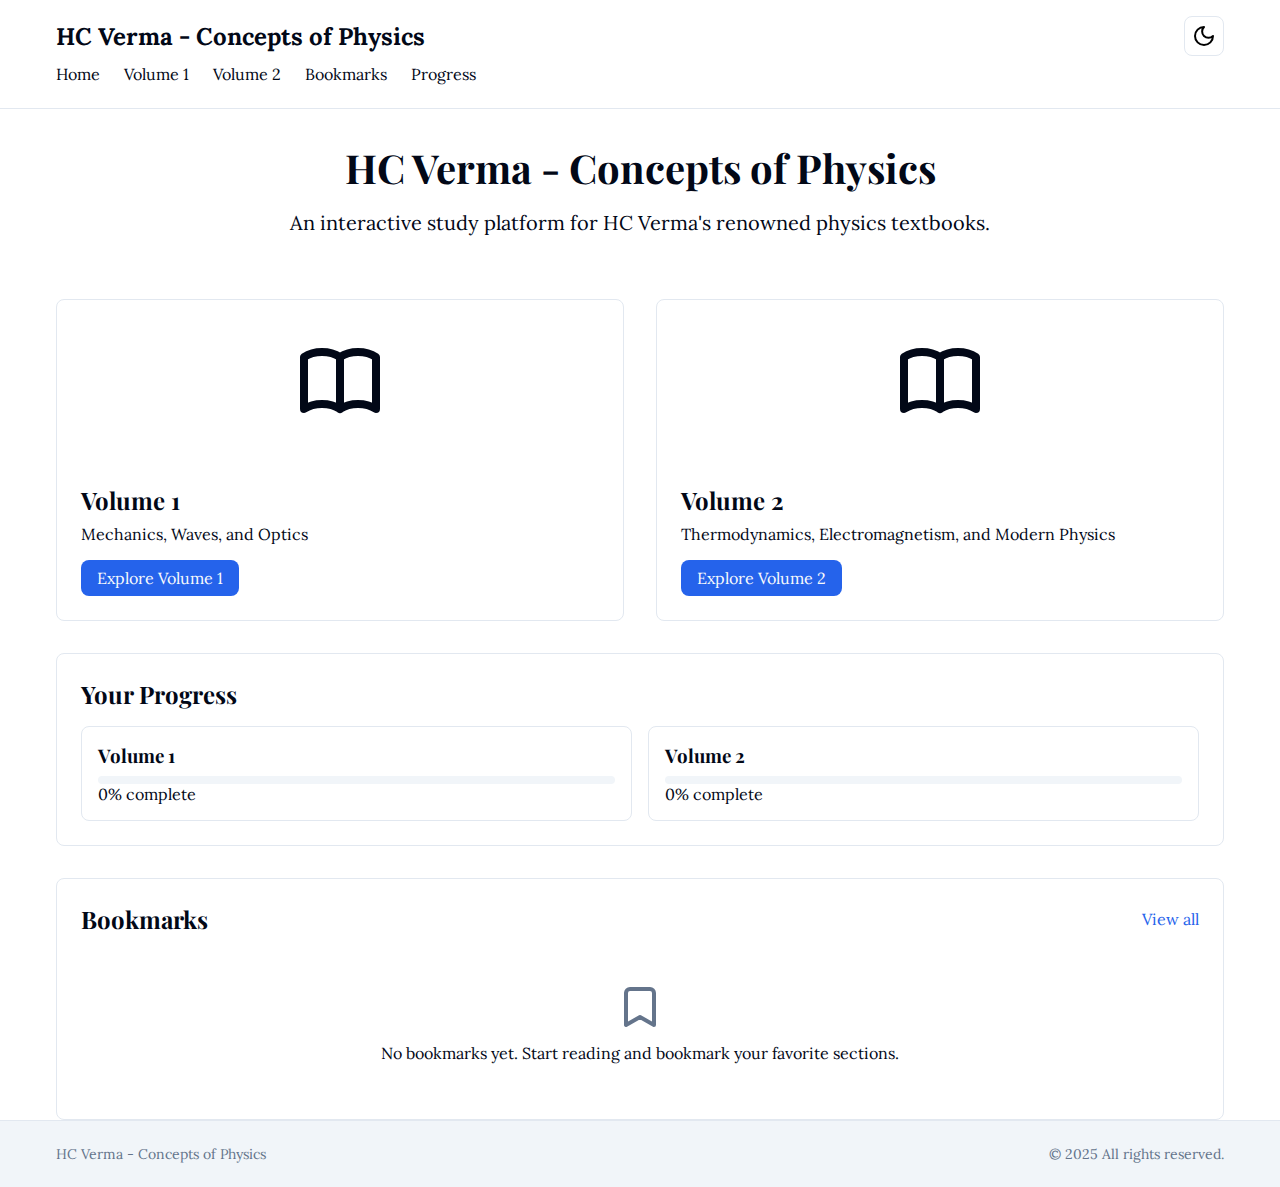
<file: hcv_website_dist/public/index.html>
<!DOCTYPE html>
<html lang="en">
<head>
    <meta charset="UTF-8">
    <meta name="viewport" content="width=device-width, initial-scale=1.0">
    <title>HC Verma Physics</title>
    <link href="https://fonts.googleapis.com/css2?family=Playfair+Display:wght@400;700&family=Lora:wght@400;500;600&display=swap" rel="stylesheet">
    <style>
        :root {
            --background: 0 0% 100%;
            --foreground: 222.2 84% 4.9%;
            --card: 0 0% 100%;
            --card-foreground: 222.2 84% 4.9%;
            --popover: 0 0% 100%;
            --popover-foreground: 222.2 84% 4.9%;
            --primary: 221.2 83.2% 53.3%;
            --primary-foreground: 210 40% 98%;
            --secondary: 210 40% 96.1%;
            --secondary-foreground: 222.2 47.4% 11.2%;
            --muted: 210 40% 96.1%;
            --muted-foreground: 215.4 16.3% 46.9%;
            --accent: 210 40% 96.1%;
            --accent-foreground: 222.2 47.4% 11.2%;
            --destructive: 0 84.2% 60.2%;
            --destructive-foreground: 210 40% 98%;
            --border: 214.3 31.8% 91.4%;
            --input: 214.3 31.8% 91.4%;
            --ring: 221.2 83.2% 53.3%;
            --radius: 0.5rem;
        }

        .dark {
            --background: 222.2 84% 4.9%;
            --foreground: 210 40% 98%;
            --card: 222.2 84% 4.9%;
            --card-foreground: 210 40% 98%;
            --popover: 222.2 84% 4.9%;
            --popover-foreground: 210 40% 98%;
            --primary: 217.2 91.2% 59.8%;
            --primary-foreground: 222.2 47.4% 11.2%;
            --secondary: 217.2 32.6% 17.5%;
            --secondary-foreground: 210 40% 98%;
            --muted: 217.2 32.6% 17.5%;
            --muted-foreground: 215 20.2% 65.1%;
            --accent: 217.2 32.6% 17.5%;
            --accent-foreground: 210 40% 98%;
            --destructive: 0 62.8% 30.6%;
            --destructive-foreground: 210 40% 98%;
            --border: 217.2 32.6% 17.5%;
            --input: 217.2 32.6% 17.5%;
            --ring: 224.3 76.3% 48%;
        }

        * {
            margin: 0;
            padding: 0;
            box-sizing: border-box;
        }

        body {
            font-family: 'Lora', Georgia, 'Times New Roman', serif;
            background-color: hsl(var(--background));
            color: hsl(var(--foreground));
            transition: background-color 0.3s, color 0.3s;
        }

        h1, h2, h3, h4, h5, h6 {
            font-family: 'Playfair Display', Georgia, 'Times New Roman', serif;
        }

        .container {
            max-width: 1200px;
            margin: 0 auto;
            padding: 0 1rem;
        }

        header {
            border-bottom: 1px solid hsl(var(--border));
            padding: 1rem 0;
        }

        .header-content {
            display: flex;
            justify-content: space-between;
            align-items: center;
        }

        .logo {
            font-size: 1.5rem;
            font-weight: bold;
        }

        .theme-toggle {
            background: none;
            border: 1px solid hsl(var(--border));
            border-radius: var(--radius);
            width: 40px;
            height: 40px;
            cursor: pointer;
            display: flex;
            align-items: center;
            justify-content: center;
        }

        nav ul {
            display: flex;
            list-style: none;
            padding: 0.5rem 0;
        }

        nav ul li {
            margin-right: 1.5rem;
        }

        nav ul li a {
            text-decoration: none;
            color: hsl(var(--foreground));
        }

        nav ul li a:hover {
            color: hsl(var(--primary));
        }

        main {
            padding: 2rem 0;
        }

        .hero {
            text-align: center;
            padding: 2rem 0;
        }

        .hero h1 {
            font-size: 2.5rem;
            margin-bottom: 1rem;
        }

        .hero p {
            font-size: 1.25rem;
            max-width: 800px;
            margin: 0 auto;
        }

        .volumes {
            display: grid;
            grid-template-columns: repeat(auto-fit, minmax(300px, 1fr));
            gap: 2rem;
            margin-top: 2rem;
        }

        .volume-card {
            border: 1px solid hsl(var(--border));
            border-radius: var(--radius);
            overflow: hidden;
            transition: box-shadow 0.3s;
        }

        .volume-card:hover {
            box-shadow: 0 4px 12px rgba(0, 0, 0, 0.1);
        }

        .volume-icon {
            background-color: hsla(var(--primary), 0.1);
            padding: 2rem;
            display: flex;
            justify-content: center;
        }

        .volume-content {
            padding: 1.5rem;
        }

        .volume-content h2 {
            font-size: 1.5rem;
            margin-bottom: 0.5rem;
        }

        .volume-content p {
            margin-bottom: 1rem;
        }

        .btn {
            display: inline-block;
            background-color: hsl(var(--primary));
            color: hsl(var(--primary-foreground));
            padding: 0.5rem 1rem;
            border-radius: var(--radius);
            text-decoration: none;
            transition: background-color 0.3s;
        }

        .btn:hover {
            background-color: hsla(var(--primary), 0.9);
        }

        .progress-section {
            margin-top: 2rem;
            border: 1px solid hsl(var(--border));
            border-radius: var(--radius);
            padding: 1.5rem;
            background-color: hsla(var(--muted), 0.5);
        }

        .progress-section h2 {
            font-size: 1.5rem;
            margin-bottom: 1rem;
        }

        .progress-grid {
            display: grid;
            grid-template-columns: repeat(auto-fit, minmax(250px, 1fr));
            gap: 1rem;
        }

        .progress-item {
            background-color: hsl(var(--background));
            padding: 1rem;
            border-radius: var(--radius);
            border: 1px solid hsl(var(--border));
        }

        .progress-item h3 {
            margin-bottom: 0.5rem;
        }

        .progress-bar {
            width: 100%;
            height: 0.5rem;
            background-color: hsl(var(--muted));
            border-radius: 9999px;
            margin-top: 0.5rem;
        }

        .progress-value {
            height: 100%;
            border-radius: 9999px;
            background-color: hsl(var(--primary));
            width: 0%;
        }

        .bookmarks-section {
            margin-top: 2rem;
            border: 1px solid hsl(var(--border));
            border-radius: var(--radius);
            padding: 1.5rem;
            background-color: hsla(var(--muted), 0.5);
        }

        .bookmarks-header {
            display: flex;
            justify-content: space-between;
            align-items: center;
            margin-bottom: 1rem;
        }

        .bookmarks-header h2 {
            font-size: 1.5rem;
        }

        .bookmarks-header a {
            color: hsl(var(--primary));
            text-decoration: none;
            display: flex;
            align-items: center;
        }

        .bookmarks-empty {
            text-align: center;
            padding: 2rem 0;
        }

        .bookmarks-icon {
            margin: 0 auto 0.5rem;
            width: 48px;
            height: 48px;
            color: hsl(var(--muted-foreground));
        }

        footer {
            border-top: 1px solid hsl(var(--border));
            padding: 1.5rem 0;
            background-color: hsl(var(--muted));
        }

        .footer-content {
            display: flex;
            flex-direction: column;
            justify-content: space-between;
            align-items: center;
        }

        @media (min-width: 768px) {
            .footer-content {
                flex-direction: row;
            }
        }

        .footer-text {
            font-size: 0.875rem;
            color: hsl(var(--muted-foreground));
        }

        /* Icons */
        .icon {
            width: 24px;
            height: 24px;
        }

        .icon-large {
            width: 96px;
            height: 96px;
        }
    </style>
</head>
<body>
    <header>
        <div class="container">
            <div class="header-content">
                <div class="logo">HC Verma - Concepts of Physics</div>
                <button class="theme-toggle" id="theme-toggle" aria-label="Toggle theme">
                    <svg xmlns="http://www.w3.org/2000/svg" width="24" height="24" viewBox="0 0 24 24" fill="none" stroke="currentColor" stroke-width="2" stroke-linecap="round" stroke-linejoin="round" class="icon moon-icon">
                        <path d="M12 3a6 6 0 0 0 9 9 9 9 0 1 1-9-9Z"></path>
                    </svg>
                    <svg xmlns="http://www.w3.org/2000/svg" width="24" height="24" viewBox="0 0 24 24" fill="none" stroke="currentColor" stroke-width="2" stroke-linecap="round" stroke-linejoin="round" class="icon sun-icon" style="display: none;">
                        <circle cx="12" cy="12" r="4"></circle>
                        <path d="M12 2v2"></path>
                        <path d="M12 20v2"></path>
                        <path d="m4.93 4.93 1.41 1.41"></path>
                        <path d="m17.66 17.66 1.41 1.41"></path>
                        <path d="M2 12h2"></path>
                        <path d="M20 12h2"></path>
                        <path d="m6.34 17.66-1.41 1.41"></path>
                        <path d="m19.07 4.93-1.41 1.41"></path>
                    </svg>
                </button>
            </div>
            <nav>
                <ul>
                    <li><a href="index.html">Home</a></li>
                    <li><a href="volume1.html">Volume 1</a></li>
                    <li><a href="volume2.html">Volume 2</a></li>
                    <li><a href="bookmarks.html">Bookmarks</a></li>
                    <li><a href="progress.html">Progress</a></li>
                </ul>
            </nav>
        </div>
    </header>

    <main class="container">
        <section class="hero">
            <h1>HC Verma - Concepts of Physics</h1>
            <p>An interactive study platform for HC Verma's renowned physics textbooks.</p>
        </section>
        
        <section class="volumes">
            <div class="volume-card">
                <div class="volume-icon">
                    <svg xmlns="http://www.w3.org/2000/svg" width="96" height="96" viewBox="0 0 24 24" fill="none" stroke="currentColor" stroke-width="2" stroke-linecap="round" stroke-linejoin="round" class="icon-large">
                        <path d="M12 6.253v13m0-13C10.832 5.477 9.246 5 7.5 5S4.168 5.477 3 6.253v13C4.168 18.477 5.754 18 7.5 18s3.332.477 4.5 1.253m0-13C13.168 5.477 14.754 5 16.5 5c1.747 0 3.332.477 4.5 1.253v13C19.832 18.477 18.247 18 16.5 18c-1.746 0-3.332.477-4.5 1.253"></path>
                    </svg>
                </div>
                <div class="volume-content">
                    <h2>Volume 1</h2>
                    <p>Mechanics, Waves, and Optics</p>
                    <a href="volume1.html" class="btn">Explore Volume 1</a>
                </div>
            </div>
            
            <div class="volume-card">
                <div class="volume-icon">
                    <svg xmlns="http://www.w3.org/2000/svg" width="96" height="96" viewBox="0 0 24 24" fill="none" stroke="currentColor" stroke-width="2" stroke-linecap="round" stroke-linejoin="round" class="icon-large">
                        <path d="M12 6.253v13m0-13C10.832 5.477 9.246 5 7.5 5S4.168 5.477 3 6.253v13C4.168 18.477 5.754 18 7.5 18s3.332.477 4.5 1.253m0-13C13.168 5.477 14.754 5 16.5 5c1.747 0 3.332.477 4.5 1.253v13C19.832 18.477 18.247 18 16.5 18c-1.746 0-3.332.477-4.5 1.253"></path>
                    </svg>
                </div>
                <div class="volume-content">
                    <h2>Volume 2</h2>
                    <p>Thermodynamics, Electromagnetism, and Modern Physics</p>
                    <a href="volume2.html" class="btn">Explore Volume 2</a>
                </div>
            </div>
        </section>
        
        <section class="progress-section">
            <h2>Your Progress</h2>
            <div class="progress-grid">
                <div class="progress-item">
                    <h3>Volume 1</h3>
                    <div class="progress-bar">
                        <div class="progress-value" style="width: 0%"></div>
                    </div>
                    <p class="progress-text">0% complete</p>
                </div>
                <div class="progress-item">
                    <h3>Volume 2</h3>
                    <div class="progress-bar">
                        <div class="progress-value" style="width: 0%"></div>
                    </div>
                    <p class="progress-text">0% complete</p>
                </div>
            </div>
        </section>
        
        <section class="bookmarks-section">
            <div class="bookmarks-header">
                <h2>Bookmarks</h2>
                <a href="bookmarks.html">
                    <span>View all</span>
                </a>
            </div>
            <div class="bookmarks-empty">
                <svg xmlns="http://www.w3.org/2000/svg" width="48" height="48" viewBox="0 0 24 24" fill="none" stroke="currentColor" stroke-width="2" stroke-linecap="round" stroke-linejoin="round" class="bookmarks-icon">
                    <path d="m19 21-7-4-7 4V5a2 2 0 0 1 2-2h10a2 2 0 0 1 2 2v16z"></path>
                </svg>
                <p>No bookmarks yet. Start reading and bookmark your favorite sections.</p>
            </div>
        </section>
    </main>

    <footer>
        <div class="container">
            <div class="footer-content">
                <div class="footer-text">
                    <p>HC Verma - Concepts of Physics</p>
                </div>
                <div class="footer-text">
                    <p>&copy; 2025 All rights reserved.</p>
                </div>
            </div>
        </div>
    </footer>

    <script>
        // Theme toggle functionality
        const themeToggle = document.getElementById('theme-toggle');
        const moonIcon = document.querySelector('.moon-icon');
        const sunIcon = document.querySelector('.sun-icon');
        
        // Check for saved theme preference or use system preference
        const savedTheme = localStorage.getItem('hcv-theme');
        if (savedTheme === 'dark' || (!savedTheme && window.matchMedia('(prefers-color-scheme: dark)').matches)) {
            document.documentElement.classList.add('dark');
            moonIcon.style.display = 'none';
            sunIcon.style.display = 'block';
        }
        
        themeToggle.addEventListener('click', () => {
            const isDark = document.documentElement.classList.toggle('dark');
            if (isDark) {
                moonIcon.style.display = 'none';
                sunIcon.style.display = 'block';
                localStorage.setItem('hcv-theme', 'dark');
            } else {
                moonIcon.style.display = 'block';
                sunIcon.style.display = 'none';
                localStorage.setItem('hcv-theme', 'light');
            }
        });
        
        // Initialize empty bookmarks and progress in local storage if not exists
        if (!localStorage.getItem('hcv-bookmarks')) {
            localStorage.setItem('hcv-bookmarks', JSON.stringify([]));
        }
        
        if (!localStorage.getItem('hcv-progress')) {
            localStorage.setItem('hcv-progress', JSON.stringify({}));
        }
    </script>
</body>
</html>
</file>
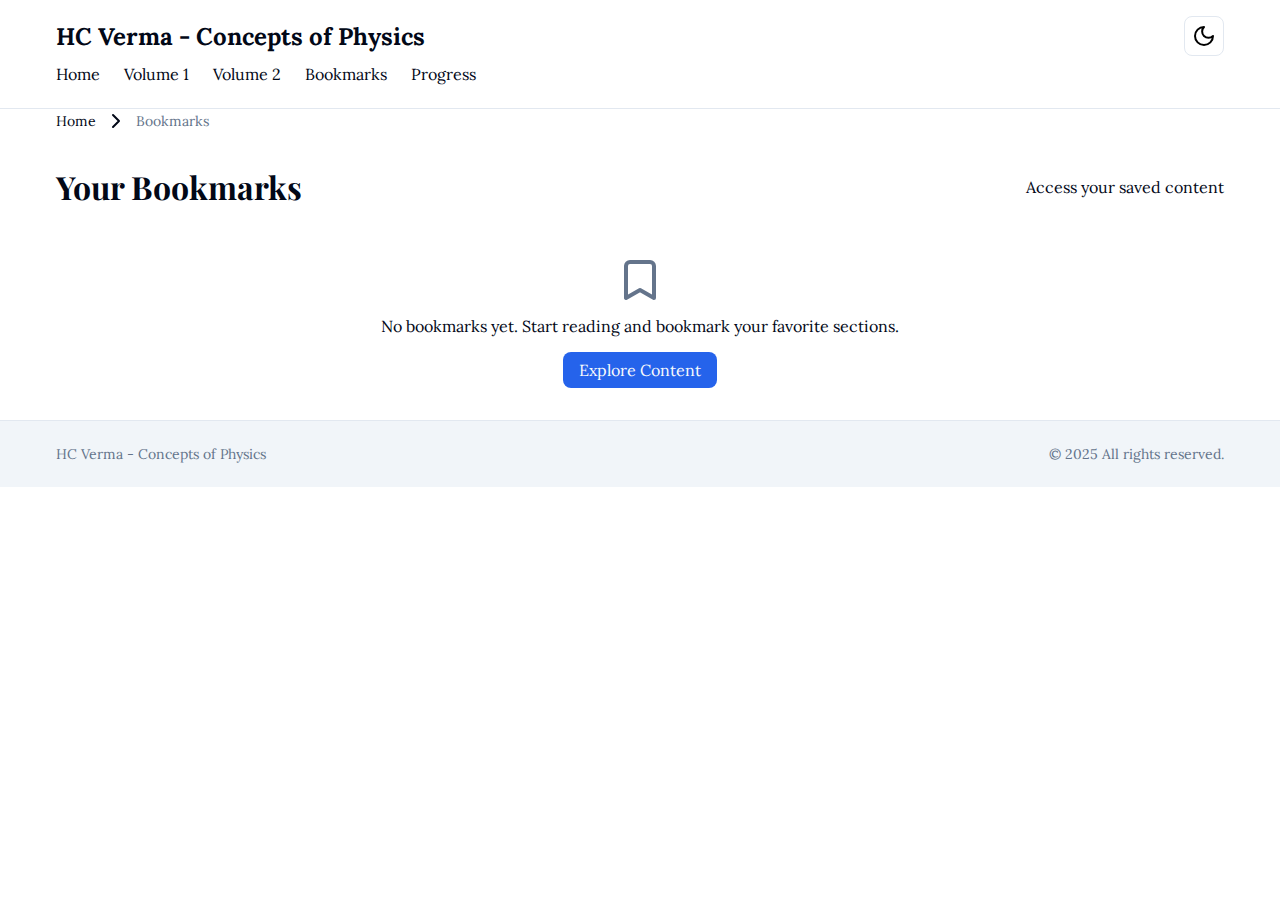
<file: hcv_website_dist/public/bookmarks.html>
<!DOCTYPE html>
<html lang="en">
<head>
    <meta charset="UTF-8">
    <meta name="viewport" content="width=device-width, initial-scale=1.0">
    <title>HC Verma Physics - Bookmarks</title>
    <link href="https://fonts.googleapis.com/css2?family=Playfair+Display:wght@400;700&family=Lora:wght@400;500;600&display=swap" rel="stylesheet">
    <link rel="stylesheet" href="static/css/styles.css">
</head>
<body>
    <header>
        <div class="container">
            <div class="header-content">
                <div class="logo">HC Verma - Concepts of Physics</div>
                <button class="theme-toggle" id="theme-toggle" aria-label="Toggle theme">
                    <svg xmlns="http://www.w3.org/2000/svg" width="24" height="24" viewBox="0 0 24 24" fill="none" stroke="currentColor" stroke-width="2" stroke-linecap="round" stroke-linejoin="round" class="icon moon-icon">
                        <path d="M12 3a6 6 0 0 0 9 9 9 9 0 1 1-9-9Z"></path>
                    </svg>
                    <svg xmlns="http://www.w3.org/2000/svg" width="24" height="24" viewBox="0 0 24 24" fill="none" stroke="currentColor" stroke-width="2" stroke-linecap="round" stroke-linejoin="round" class="icon sun-icon" style="display: none;">
                        <circle cx="12" cy="12" r="4"></circle>
                        <path d="M12 2v2"></path>
                        <path d="M12 20v2"></path>
                        <path d="m4.93 4.93 1.41 1.41"></path>
                        <path d="m17.66 17.66 1.41 1.41"></path>
                        <path d="M2 12h2"></path>
                        <path d="M20 12h2"></path>
                        <path d="m6.34 17.66-1.41 1.41"></path>
                        <path d="m19.07 4.93-1.41 1.41"></path>
                    </svg>
                </button>
            </div>
            <nav>
                <ul>
                    <li><a href="index.html">Home</a></li>
                    <li><a href="volume1.html">Volume 1</a></li>
                    <li><a href="volume2.html">Volume 2</a></li>
                    <li><a href="bookmarks.html">Bookmarks</a></li>
                    <li><a href="progress.html">Progress</a></li>
                </ul>
            </nav>
        </div>
    </header>

    <main class="container">
        <div class="breadcrumb">
            <a href="index.html">Home</a>
            <svg xmlns="http://www.w3.org/2000/svg" width="16" height="16" viewBox="0 0 24 24" fill="none" stroke="currentColor" stroke-width="2" stroke-linecap="round" stroke-linejoin="round" class="icon">
                <path d="m9 18 6-6-6-6"/>
            </svg>
            <span>Bookmarks</span>
        </div>
        
        <section class="bookmarks-header">
            <h1>Your Bookmarks</h1>
            <p>Access your saved content</p>
        </section>
        
        <section id="bookmarks-container">
            <div class="bookmarks-empty" id="empty-bookmarks">
                <svg xmlns="http://www.w3.org/2000/svg" width="48" height="48" viewBox="0 0 24 24" fill="none" stroke="currentColor" stroke-width="2" stroke-linecap="round" stroke-linejoin="round" class="bookmarks-icon">
                    <path d="m19 21-7-4-7 4V5a2 2 0 0 1 2-2h10a2 2 0 0 1 2 2v16z"></path>
                </svg>
                <p>No bookmarks yet. Start reading and bookmark your favorite sections.</p>
                <a href="index.html" class="btn" style="margin-top: 1rem;">Explore Content</a>
            </div>
            
            <div class="bookmarks-list" id="bookmarks-list" style="display: none;">
                <!-- Bookmarks will be dynamically inserted here -->
            </div>
        </section>
    </main>

    <footer>
        <div class="container">
            <div class="footer-content">
                <div class="footer-text">
                    <p>HC Verma - Concepts of Physics</p>
                </div>
                <div class="footer-text">
                    <p>&copy; 2025 All rights reserved.</p>
                </div>
            </div>
        </div>
    </footer>

    <script src="static/js/theme.js"></script>
    <script>
        // Load and display bookmarks
        document.addEventListener('DOMContentLoaded', function() {
            const bookmarksContainer = document.getElementById('bookmarks-container');
            const emptyBookmarks = document.getElementById('empty-bookmarks');
            const bookmarksList = document.getElementById('bookmarks-list');
            
            // Get bookmarks from localStorage
            const bookmarks = JSON.parse(localStorage.getItem('hcv-bookmarks') || '[]');
            
            if (bookmarks.length > 0) {
                // Hide empty state and show bookmarks list
                emptyBookmarks.style.display = 'none';
                bookmarksList.style.display = 'block';
                
                // Sort bookmarks by timestamp (newest first)
                bookmarks.sort((a, b) => b.timestamp - a.timestamp);
                
                // Create bookmark items
                bookmarks.forEach(bookmark => {
                    const bookmarkItem = document.createElement('div');
                    bookmarkItem.className = 'bookmark-item';
                    
                    // Format date
                    const date = new Date(bookmark.timestamp);
                    const formattedDate = date.toLocaleDateString('en-US', { 
                        year: 'numeric', 
                        month: 'short', 
                        day: 'numeric',
                        hour: '2-digit',
                        minute: '2-digit'
                    });
                    
                    // Get bookmark URL
                    let bookmarkUrl = '#';
                    if (bookmark.type === 'chapter') {
                        bookmarkUrl = `chapter${bookmark.volumeId}${bookmark.chapterId}.html`;
                    } else if (bookmark.type === 'theory') {
                        bookmarkUrl = `theory${bookmark.volumeId}${bookmark.chapterId}.html`;
                    } else {
                        bookmarkUrl = `practice${bookmark.volumeId}${bookmark.chapterId}.html`;
                    }
                    
                    bookmarkItem.innerHTML = `
                        <div class="bookmark-content">
                            <h3><a href="${bookmarkUrl}">${bookmark.title}</a></h3>
                            <div class="bookmark-meta">
                                <span class="capitalize">${bookmark.type}</span>
                                <span>•</span>
                                <span>Volume ${bookmark.volumeId}</span>
                                <span>•</span>
                                <span>Chapter ${bookmark.chapterId}</span>
                                ${bookmark.sectionId ? `
                                    <span>•</span>
                                    <span>Section ${bookmark.sectionId}</span>
                                ` : ''}
                                ${bookmark.questionId ? `
                                    <span>•</span>
                                    <span>Question ${bookmark.questionId}</span>
                                ` : ''}
                            </div>
                            <div class="bookmark-date">
                                <svg xmlns="http://www.w3.org/2000/svg" width="12" height="12" viewBox="0 0 24 24" fill="none" stroke="currentColor" stroke-width="2" stroke-linecap="round" stroke-linejoin="round" class="icon">
                                    <circle cx="12" cy="12" r="10"></circle>
                                    <polyline points="12 6 12 12 16 14"></polyline>
                                </svg>
                                <span>${formattedDate}</span>
                            </div>
                        </div>
                        <div class="bookmark-actions">
                            <button class="remove-bookmark" data-id="${bookmark.id}" aria-label="Remove bookmark">
                                <svg xmlns="http://www.w3.org/2000/svg" width="16" height="16" viewBox="0 0 24 24" fill="none" stroke="currentColor" stroke-width="2" stroke-linecap="round" stroke-linejoin="round" class="icon">
                                    <path d="M3 6h18"></path>
                                    <path d="M19 6v14c0 1-1 2-2 2H7c-1 0-2-1-2-2V6"></path>
                                    <path d="M8 6V4c0-1 1-2 2-2h4c1 0 2 1 2 2v2"></path>
                                    <line x1="10" y1="11" x2="10" y2="17"></line>
                                    <line x1="14" y1="11" x2="14" y2="17"></line>
                                </svg>
                            </button>
                        </div>
                    `;
                    
                    bookmarksList.appendChild(bookmarkItem);
                });
                
                // Add event listeners for remove buttons
                document.querySelectorAll('.remove-bookmark').forEach(button => {
                    button.addEventListener('click', function() {
                        const bookmarkId = this.getAttribute('data-id');
                        
                        // Remove from localStorage
                        const updatedBookmarks = bookmarks.filter(bookmark => bookmark.id !== bookmarkId);
                        localStorage.setItem('hcv-bookmarks', JSON.stringify(updatedBookmarks));
                        
                        // Remove from DOM
                        this.closest('.bookmark-item').remove();
                        
                        // Show empty state if no bookmarks left
                        if (updatedBookmarks.length === 0) {
                            emptyBookmarks.style.display = 'block';
                            bookmarksList.style.display = 'none';
                        }
                    });
                });
            }
        });
    </script>
</body>
</html>
</file>
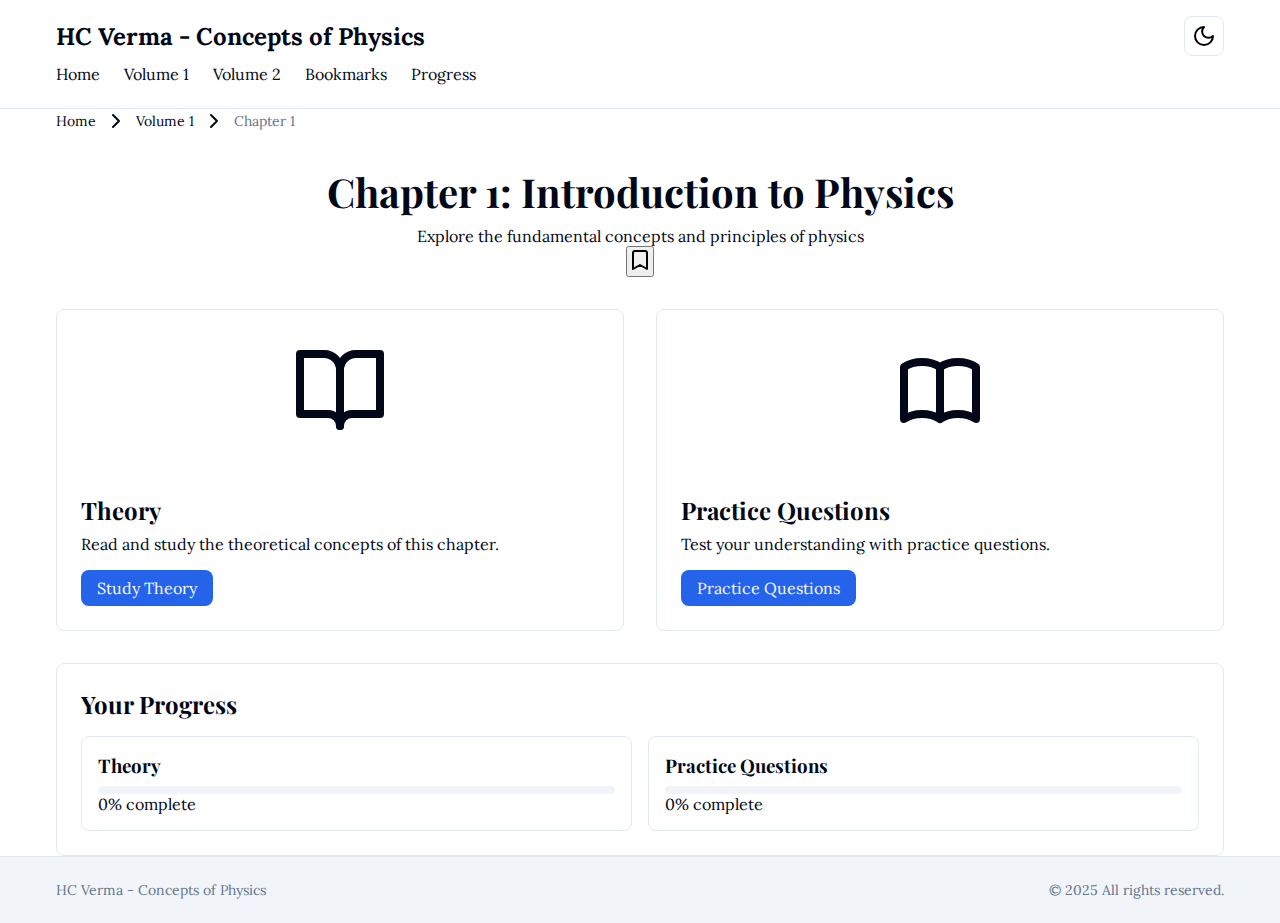
<file: hcv_website_dist/public/chapter1.html>
<!DOCTYPE html>
<html lang="en">
<head>
    <meta charset="UTF-8">
    <meta name="viewport" content="width=device-width, initial-scale=1.0">
    <title>HC Verma Physics - Chapter 1</title>
    <link href="https://fonts.googleapis.com/css2?family=Playfair+Display:wght@400;700&family=Lora:wght@400;500;600&display=swap" rel="stylesheet">
    <link rel="stylesheet" href="static/css/styles.css">
</head>
<body>
    <header>
        <div class="container">
            <div class="header-content">
                <div class="logo">HC Verma - Concepts of Physics</div>
                <button class="theme-toggle" id="theme-toggle" aria-label="Toggle theme">
                    <svg xmlns="http://www.w3.org/2000/svg" width="24" height="24" viewBox="0 0 24 24" fill="none" stroke="currentColor" stroke-width="2" stroke-linecap="round" stroke-linejoin="round" class="icon moon-icon">
                        <path d="M12 3a6 6 0 0 0 9 9 9 9 0 1 1-9-9Z"></path>
                    </svg>
                    <svg xmlns="http://www.w3.org/2000/svg" width="24" height="24" viewBox="0 0 24 24" fill="none" stroke="currentColor" stroke-width="2" stroke-linecap="round" stroke-linejoin="round" class="icon sun-icon" style="display: none;">
                        <circle cx="12" cy="12" r="4"></circle>
                        <path d="M12 2v2"></path>
                        <path d="M12 20v2"></path>
                        <path d="m4.93 4.93 1.41 1.41"></path>
                        <path d="m17.66 17.66 1.41 1.41"></path>
                        <path d="M2 12h2"></path>
                        <path d="M20 12h2"></path>
                        <path d="m6.34 17.66-1.41 1.41"></path>
                        <path d="m19.07 4.93-1.41 1.41"></path>
                    </svg>
                </button>
            </div>
            <nav>
                <ul>
                    <li><a href="index.html">Home</a></li>
                    <li><a href="volume1.html">Volume 1</a></li>
                    <li><a href="volume2.html">Volume 2</a></li>
                    <li><a href="bookmarks.html">Bookmarks</a></li>
                    <li><a href="progress.html">Progress</a></li>
                </ul>
            </nav>
        </div>
    </header>

    <main class="container">
        <div class="breadcrumb">
            <a href="index.html">Home</a>
            <svg xmlns="http://www.w3.org/2000/svg" width="16" height="16" viewBox="0 0 24 24" fill="none" stroke="currentColor" stroke-width="2" stroke-linecap="round" stroke-linejoin="round" class="icon">
                <path d="m9 18 6-6-6-6"/>
            </svg>
            <a href="volume1.html">Volume 1</a>
            <svg xmlns="http://www.w3.org/2000/svg" width="16" height="16" viewBox="0 0 24 24" fill="none" stroke="currentColor" stroke-width="2" stroke-linecap="round" stroke-linejoin="round" class="icon">
                <path d="m9 18 6-6-6-6"/>
            </svg>
            <span>Chapter 1</span>
        </div>
        
        <section class="chapter-header">
            <h1>Chapter 1: Introduction to Physics</h1>
            <p>Explore the fundamental concepts and principles of physics</p>
            <button id="bookmark-chapter" class="bookmark-button" data-type="chapter" data-volume="1" data-chapter="1" data-title="Chapter 1: Introduction to Physics">
                <svg xmlns="http://www.w3.org/2000/svg" width="24" height="24" viewBox="0 0 24 24" fill="none" stroke="currentColor" stroke-width="2" stroke-linecap="round" stroke-linejoin="round" class="icon bookmark-icon">
                    <path d="m19 21-7-4-7 4V5a2 2 0 0 1 2-2h10a2 2 0 0 1 2 2v16z"></path>
                </svg>
            </button>
        </section>
        
        <section class="chapter-options">
            <div class="chapter-option">
                <div class="chapter-option-icon">
                    <svg xmlns="http://www.w3.org/2000/svg" width="96" height="96" viewBox="0 0 24 24" fill="none" stroke="currentColor" stroke-width="2" stroke-linecap="round" stroke-linejoin="round" class="icon-large">
                        <path d="M2 3h6a4 4 0 0 1 4 4v14a3 3 0 0 0-3-3H2z"></path>
                        <path d="M22 3h-6a4 4 0 0 0-4 4v14a3 3 0 0 1 3-3h7z"></path>
                    </svg>
                </div>
                <div class="chapter-option-content">
                    <h2>Theory</h2>
                    <p>Read and study the theoretical concepts of this chapter.</p>
                    <a href="theory1.html" class="btn">Study Theory</a>
                </div>
            </div>
            
            <div class="chapter-option">
                <div class="chapter-option-icon">
                    <svg xmlns="http://www.w3.org/2000/svg" width="96" height="96" viewBox="0 0 24 24" fill="none" stroke="currentColor" stroke-width="2" stroke-linecap="round" stroke-linejoin="round" class="icon-large">
                        <path d="M12 6.253v13m0-13C10.832 5.477 9.246 5 7.5 5S4.168 5.477 3 6.253v13C4.168 18.477 5.754 18 7.5 18s3.332.477 4.5 1.253m0-13C13.168 5.477 14.754 5 16.5 5c1.747 0 3.332.477 4.5 1.253v13C19.832 18.477 18.247 18 16.5 18c-1.746 0-3.332.477-4.5 1.253"></path>
                    </svg>
                </div>
                <div class="chapter-option-content">
                    <h2>Practice Questions</h2>
                    <p>Test your understanding with practice questions.</p>
                    <a href="practice1.html" class="btn">Practice Questions</a>
                </div>
            </div>
        </section>
        
        <section class="chapter-progress">
            <h2>Your Progress</h2>
            <div class="chapter-progress-items">
                <div class="progress-item">
                    <h3>Theory</h3>
                    <div class="progress-bar">
                        <div class="progress-value" id="theory-progress" style="width: 0%"></div>
                    </div>
                    <p class="progress-text" id="theory-progress-text">0% complete</p>
                </div>
                <div class="progress-item">
                    <h3>Practice Questions</h3>
                    <div class="progress-bar">
                        <div class="progress-value" id="practice-progress" style="width: 0%"></div>
                    </div>
                    <p class="progress-text" id="practice-progress-text">0% complete</p>
                </div>
            </div>
        </section>
    </main>

    <footer>
        <div class="container">
            <div class="footer-content">
                <div class="footer-text">
                    <p>HC Verma - Concepts of Physics</p>
                </div>
                <div class="footer-text">
                    <p>&copy; 2025 All rights reserved.</p>
                </div>
            </div>
        </div>
    </footer>

    <script src="static/js/theme.js"></script>
    <script>
        document.addEventListener('DOMContentLoaded', function() {
            // Bookmark functionality
            const bookmarkButton = document.getElementById('bookmark-chapter');
            const bookmarkIcon = bookmarkButton.querySelector('.bookmark-icon');
            
            // Check if already bookmarked
            const bookmarks = JSON.parse(localStorage.getItem('hcv-bookmarks') || '[]');
            const isBookmarked = bookmarks.some(bookmark => 
                bookmark.type === bookmarkButton.dataset.type && 
                bookmark.volumeId === bookmarkButton.dataset.volume && 
                bookmark.chapterId === bookmarkButton.dataset.chapter
            );
            
            if (isBookmarked) {
                bookmarkIcon.setAttribute('fill', 'currentColor');
            }
            
            bookmarkButton.addEventListener('click', function() {
                const type = this.dataset.type;
                const volumeId = this.dataset.volume;
                const chapterId = this.dataset.chapter;
                const title = this.dataset.title;
                
                const bookmarkId = `${type}-${volumeId}-${chapterId}`;
                
                // Get current bookmarks
                const bookmarks = JSON.parse(localStorage.getItem('hcv-bookmarks') || '[]');
                
                // Check if already bookmarked
                const existingIndex = bookmarks.findIndex(bookmark => bookmark.id === bookmarkId);
                
                if (existingIndex >= 0) {
                    // Remove bookmark
                    bookmarks.splice(existingIndex, 1);
                    bookmarkIcon.setAttribute('fill', 'none');
                } else {
                    // Add bookmark
                    bookmarks.push({
                        id: bookmarkId,
                        type,
                        volumeId,
                        chapterId,
                        title,
                        timestamp: Date.now()
                    });
                    bookmarkIcon.setAttribute('fill', 'currentColor');
                }
                
                // Save updated bookmarks
                localStorage.setItem('hcv-bookmarks', JSON.stringify(bookmarks));
            });
            
            // Progress tracking
            const progress = JSON.parse(localStorage.getItem('hcv-progress') || '{}');
            const chapterId = '1-1'; // Volume 1, Chapter 1
            const chapterProgress = progress[chapterId] || { theory: 0, practice: 0 };
            
            // Update progress display
            document.getElementById('theory-progress').style.width = `${chapterProgress.theory * 100}%`;
            document.getElementById('theory-progress-text').textContent = `${Math.round(chapterProgress.theory * 100)}% complete`;
            
            document.getElementById('practice-progress').style.width = `${chapterProgress.practice * 100}%`;
            document.getElementById('practice-progress-text').textContent = `${Math.round(chapterProgress.practice * 100)}% complete`;
        });
    </script>
</body>
</html>
</file>
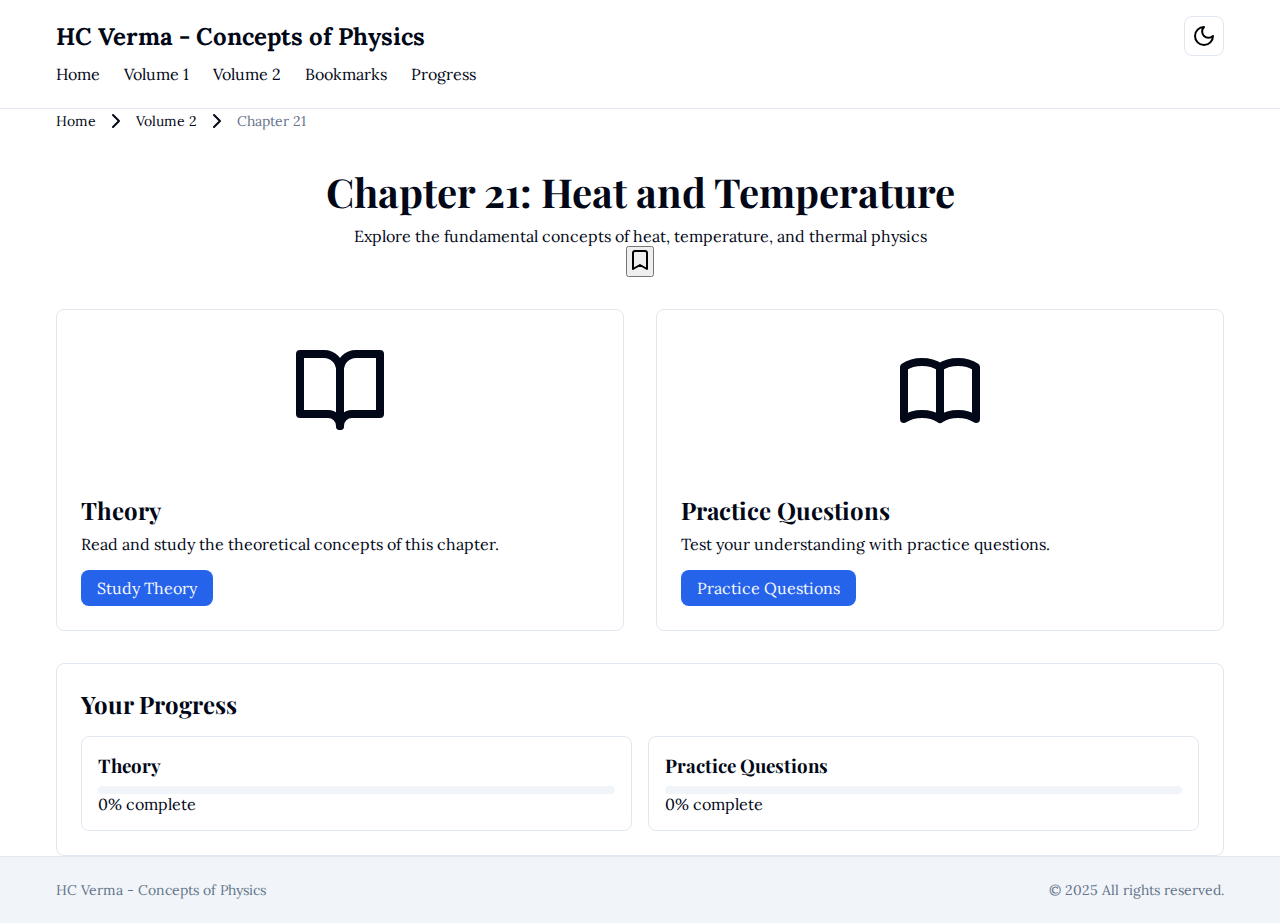
<file: hcv_website_dist/public/chapter21.html>
<!DOCTYPE html>
<html lang="en">
<head>
    <meta charset="UTF-8">
    <meta name="viewport" content="width=device-width, initial-scale=1.0">
    <title>HC Verma Physics - Chapter 21</title>
    <link href="https://fonts.googleapis.com/css2?family=Playfair+Display:wght@400;700&family=Lora:wght@400;500;600&display=swap" rel="stylesheet">
    <link rel="stylesheet" href="static/css/styles.css">
</head>
<body>
    <header>
        <div class="container">
            <div class="header-content">
                <div class="logo">HC Verma - Concepts of Physics</div>
                <button class="theme-toggle" id="theme-toggle" aria-label="Toggle theme">
                    <svg xmlns="http://www.w3.org/2000/svg" width="24" height="24" viewBox="0 0 24 24" fill="none" stroke="currentColor" stroke-width="2" stroke-linecap="round" stroke-linejoin="round" class="icon moon-icon">
                        <path d="M12 3a6 6 0 0 0 9 9 9 9 0 1 1-9-9Z"></path>
                    </svg>
                    <svg xmlns="http://www.w3.org/2000/svg" width="24" height="24" viewBox="0 0 24 24" fill="none" stroke="currentColor" stroke-width="2" stroke-linecap="round" stroke-linejoin="round" class="icon sun-icon" style="display: none;">
                        <circle cx="12" cy="12" r="4"></circle>
                        <path d="M12 2v2"></path>
                        <path d="M12 20v2"></path>
                        <path d="m4.93 4.93 1.41 1.41"></path>
                        <path d="m17.66 17.66 1.41 1.41"></path>
                        <path d="M2 12h2"></path>
                        <path d="M20 12h2"></path>
                        <path d="m6.34 17.66-1.41 1.41"></path>
                        <path d="m19.07 4.93-1.41 1.41"></path>
                    </svg>
                </button>
            </div>
            <nav>
                <ul>
                    <li><a href="index.html">Home</a></li>
                    <li><a href="volume1.html">Volume 1</a></li>
                    <li><a href="volume2.html">Volume 2</a></li>
                    <li><a href="bookmarks.html">Bookmarks</a></li>
                    <li><a href="progress.html">Progress</a></li>
                </ul>
            </nav>
        </div>
    </header>

    <main class="container">
        <div class="breadcrumb">
            <a href="index.html">Home</a>
            <svg xmlns="http://www.w3.org/2000/svg" width="16" height="16" viewBox="0 0 24 24" fill="none" stroke="currentColor" stroke-width="2" stroke-linecap="round" stroke-linejoin="round" class="icon">
                <path d="m9 18 6-6-6-6"/>
            </svg>
            <a href="volume2.html">Volume 2</a>
            <svg xmlns="http://www.w3.org/2000/svg" width="16" height="16" viewBox="0 0 24 24" fill="none" stroke="currentColor" stroke-width="2" stroke-linecap="round" stroke-linejoin="round" class="icon">
                <path d="m9 18 6-6-6-6"/>
            </svg>
            <span>Chapter 21</span>
        </div>
        
        <section class="chapter-header">
            <h1>Chapter 21: Heat and Temperature</h1>
            <p>Explore the fundamental concepts of heat, temperature, and thermal physics</p>
            <button id="bookmark-chapter" class="bookmark-button" data-type="chapter" data-volume="2" data-chapter="21" data-title="Chapter 21: Heat and Temperature">
                <svg xmlns="http://www.w3.org/2000/svg" width="24" height="24" viewBox="0 0 24 24" fill="none" stroke="currentColor" stroke-width="2" stroke-linecap="round" stroke-linejoin="round" class="icon bookmark-icon">
                    <path d="m19 21-7-4-7 4V5a2 2 0 0 1 2-2h10a2 2 0 0 1 2 2v16z"></path>
                </svg>
            </button>
        </section>
        
        <section class="chapter-options">
            <div class="chapter-option">
                <div class="chapter-option-icon">
                    <svg xmlns="http://www.w3.org/2000/svg" width="96" height="96" viewBox="0 0 24 24" fill="none" stroke="currentColor" stroke-width="2" stroke-linecap="round" stroke-linejoin="round" class="icon-large">
                        <path d="M2 3h6a4 4 0 0 1 4 4v14a3 3 0 0 0-3-3H2z"></path>
                        <path d="M22 3h-6a4 4 0 0 0-4 4v14a3 3 0 0 1 3-3h7z"></path>
                    </svg>
                </div>
                <div class="chapter-option-content">
                    <h2>Theory</h2>
                    <p>Read and study the theoretical concepts of this chapter.</p>
                    <a href="theory21.html" class="btn">Study Theory</a>
                </div>
            </div>
            
            <div class="chapter-option">
                <div class="chapter-option-icon">
                    <svg xmlns="http://www.w3.org/2000/svg" width="96" height="96" viewBox="0 0 24 24" fill="none" stroke="currentColor" stroke-width="2" stroke-linecap="round" stroke-linejoin="round" class="icon-large">
                        <path d="M12 6.253v13m0-13C10.832 5.477 9.246 5 7.5 5S4.168 5.477 3 6.253v13C4.168 18.477 5.754 18 7.5 18s3.332.477 4.5 1.253m0-13C13.168 5.477 14.754 5 16.5 5c1.747 0 3.332.477 4.5 1.253v13C19.832 18.477 18.247 18 16.5 18c-1.746 0-3.332.477-4.5 1.253"></path>
                    </svg>
                </div>
                <div class="chapter-option-content">
                    <h2>Practice Questions</h2>
                    <p>Test your understanding with practice questions.</p>
                    <a href="practice21.html" class="btn">Practice Questions</a>
                </div>
            </div>
        </section>
        
        <section class="chapter-progress">
            <h2>Your Progress</h2>
            <div class="chapter-progress-items">
                <div class="progress-item">
                    <h3>Theory</h3>
                    <div class="progress-bar">
                        <div class="progress-value" id="theory-progress" style="width: 0%"></div>
                    </div>
                    <p class="progress-text" id="theory-progress-text">0% complete</p>
                </div>
                <div class="progress-item">
                    <h3>Practice Questions</h3>
                    <div class="progress-bar">
                        <div class="progress-value" id="practice-progress" style="width: 0%"></div>
                    </div>
                    <p class="progress-text" id="practice-progress-text">0% complete</p>
                </div>
            </div>
        </section>
    </main>

    <footer>
        <div class="container">
            <div class="footer-content">
                <div class="footer-text">
                    <p>HC Verma - Concepts of Physics</p>
                </div>
                <div class="footer-text">
                    <p>&copy; 2025 All rights reserved.</p>
                </div>
            </div>
        </div>
    </footer>

    <script src="static/js/theme.js"></script>
    <script>
        document.addEventListener('DOMContentLoaded', function() {
            // Bookmark functionality
            const bookmarkButton = document.getElementById('bookmark-chapter');
            const bookmarkIcon = bookmarkButton.querySelector('.bookmark-icon');
            
            // Check if already bookmarked
            const bookmarks = JSON.parse(localStorage.getItem('hcv-bookmarks') || '[]');
            const isBookmarked = bookmarks.some(bookmark => 
                bookmark.type === bookmarkButton.dataset.type && 
                bookmark.volumeId === bookmarkButton.dataset.volume && 
                bookmark.chapterId === bookmarkButton.dataset.chapter
            );
            
            if (isBookmarked) {
                bookmarkIcon.setAttribute('fill', 'currentColor');
            }
            
            bookmarkButton.addEventListener('click', function() {
                const type = this.dataset.type;
                const volumeId = this.dataset.volume;
                const chapterId = this.dataset.chapter;
                const title = this.dataset.title;
                
                const bookmarkId = `${type}-${volumeId}-${chapterId}`;
                
                // Get current bookmarks
                const bookmarks = JSON.parse(localStorage.getItem('hcv-bookmarks') || '[]');
                
                // Check if already bookmarked
                const existingIndex = bookmarks.findIndex(bookmark => bookmark.id === bookmarkId);
                
                if (existingIndex >= 0) {
                    // Remove bookmark
                    bookmarks.splice(existingIndex, 1);
                    bookmarkIcon.setAttribute('fill', 'none');
                } else {
                    // Add bookmark
                    bookmarks.push({
                        id: bookmarkId,
                        type,
                        volumeId,
                        chapterId,
                        title,
                        timestamp: Date.now()
                    });
                    bookmarkIcon.setAttribute('fill', 'currentColor');
                }
                
                // Save updated bookmarks
                localStorage.setItem('hcv-bookmarks', JSON.stringify(bookmarks));
            });
            
            // Progress tracking
            const progress = JSON.parse(localStorage.getItem('hcv-progress') || '{}');
            const chapterId = '2-21'; // Volume 2, Chapter 21
            const chapterProgress = progress[chapterId] || { theory: 0, practice: 0 };
            
            // Update progress display
            document.getElementById('theory-progress').style.width = `${chapterProgress.theory * 100}%`;
            document.getElementById('theory-progress-text').textContent = `${Math.round(chapterProgress.theory * 100)}% complete`;
            
            document.getElementById('practice-progress').style.width = `${chapterProgress.practice * 100}%`;
            document.getElementById('practice-progress-text').textContent = `${Math.round(chapterProgress.practice * 100)}% complete`;
        });
    </script>
</body>
</html>
</file>
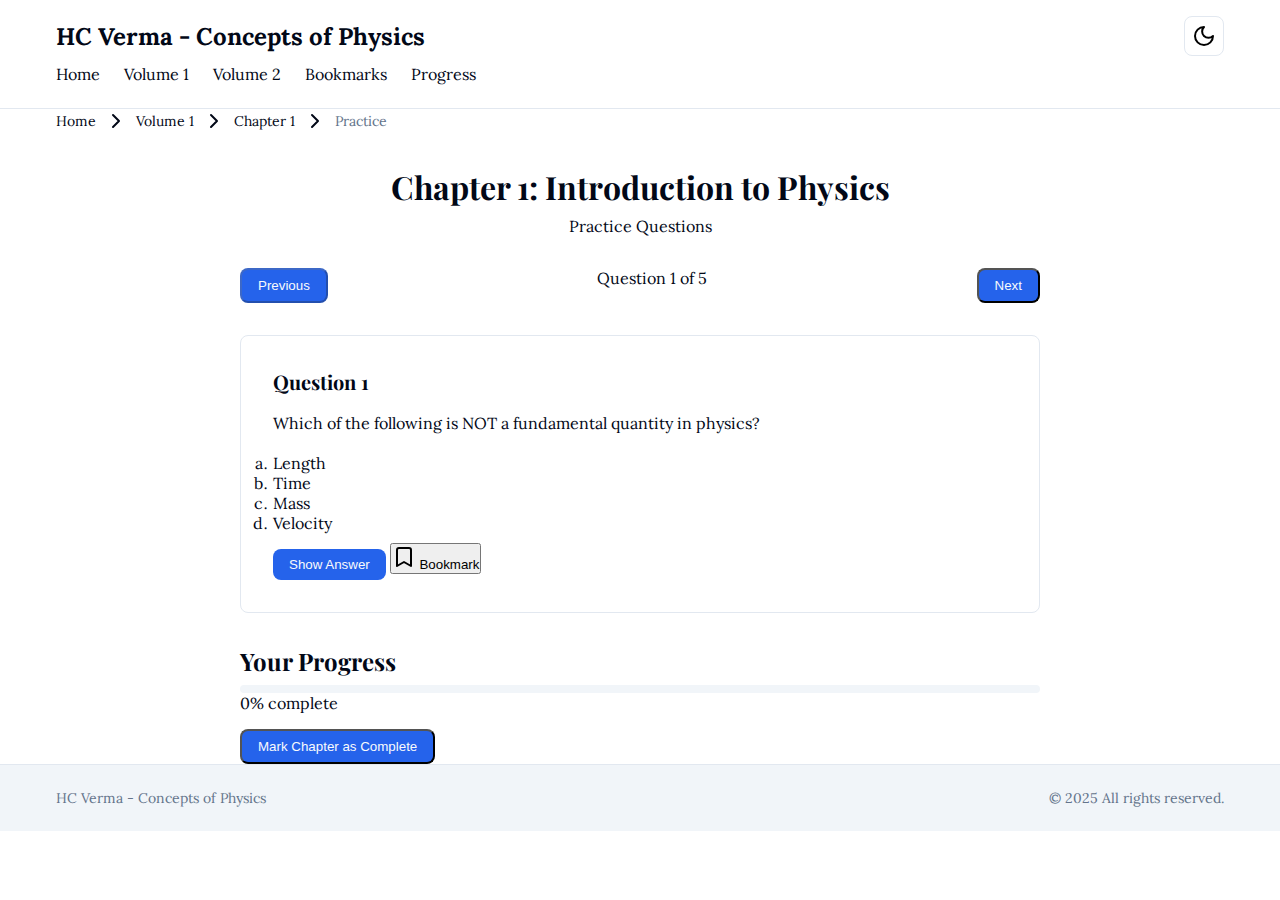
<file: hcv_website_dist/public/practice1.html>
<!DOCTYPE html>
<html lang="en">
<head>
    <meta charset="UTF-8">
    <meta name="viewport" content="width=device-width, initial-scale=1.0">
    <title>HC Verma Physics - Practice Chapter 1</title>
    <link href="https://fonts.googleapis.com/css2?family=Playfair+Display:wght@400;700&family=Lora:wght@400;500;600&display=swap" rel="stylesheet">
    <link rel="stylesheet" href="static/css/styles.css">
</head>
<body>
    <header>
        <div class="container">
            <div class="header-content">
                <div class="logo">HC Verma - Concepts of Physics</div>
                <button class="theme-toggle" id="theme-toggle" aria-label="Toggle theme">
                    <svg xmlns="http://www.w3.org/2000/svg" width="24" height="24" viewBox="0 0 24 24" fill="none" stroke="currentColor" stroke-width="2" stroke-linecap="round" stroke-linejoin="round" class="icon moon-icon">
                        <path d="M12 3a6 6 0 0 0 9 9 9 9 0 1 1-9-9Z"></path>
                    </svg>
                    <svg xmlns="http://www.w3.org/2000/svg" width="24" height="24" viewBox="0 0 24 24" fill="none" stroke="currentColor" stroke-width="2" stroke-linecap="round" stroke-linejoin="round" class="icon sun-icon" style="display: none;">
                        <circle cx="12" cy="12" r="4"></circle>
                        <path d="M12 2v2"></path>
                        <path d="M12 20v2"></path>
                        <path d="m4.93 4.93 1.41 1.41"></path>
                        <path d="m17.66 17.66 1.41 1.41"></path>
                        <path d="M2 12h2"></path>
                        <path d="M20 12h2"></path>
                        <path d="m6.34 17.66-1.41 1.41"></path>
                        <path d="m19.07 4.93-1.41 1.41"></path>
                    </svg>
                </button>
            </div>
            <nav>
                <ul>
                    <li><a href="index.html">Home</a></li>
                    <li><a href="volume1.html">Volume 1</a></li>
                    <li><a href="volume2.html">Volume 2</a></li>
                    <li><a href="bookmarks.html">Bookmarks</a></li>
                    <li><a href="progress.html">Progress</a></li>
                </ul>
            </nav>
        </div>
    </header>

    <main class="container">
        <div class="breadcrumb">
            <a href="index.html">Home</a>
            <svg xmlns="http://www.w3.org/2000/svg" width="16" height="16" viewBox="0 0 24 24" fill="none" stroke="currentColor" stroke-width="2" stroke-linecap="round" stroke-linejoin="round" class="icon">
                <path d="m9 18 6-6-6-6"/>
            </svg>
            <a href="volume1.html">Volume 1</a>
            <svg xmlns="http://www.w3.org/2000/svg" width="16" height="16" viewBox="0 0 24 24" fill="none" stroke="currentColor" stroke-width="2" stroke-linecap="round" stroke-linejoin="round" class="icon">
                <path d="m9 18 6-6-6-6"/>
            </svg>
            <a href="chapter1.html">Chapter 1</a>
            <svg xmlns="http://www.w3.org/2000/svg" width="16" height="16" viewBox="0 0 24 24" fill="none" stroke="currentColor" stroke-width="2" stroke-linecap="round" stroke-linejoin="round" class="icon">
                <path d="m9 18 6-6-6-6"/>
            </svg>
            <span>Practice</span>
        </div>
        
        <div class="practice-container">
            <section class="practice-header">
                <h1>Chapter 1: Introduction to Physics</h1>
                <p>Practice Questions</p>
            </section>
            
            <section class="practice-controls">
                <button id="prev-question" class="btn" disabled>Previous</button>
                <span id="question-counter">Question 1 of 5</span>
                <button id="next-question" class="btn">Next</button>
            </section>
            
            <section class="practice-questions">
                <div class="practice-question" data-question="1">
                    <h2>Question 1</h2>
                    <p>Which of the following is NOT a fundamental quantity in physics?</p>
                    <ol type="a">
                        <li>Length</li>
                        <li>Time</li>
                        <li>Mass</li>
                        <li>Velocity</li>
                    </ol>
                    
                    <button class="practice-answer-toggle">Show Answer</button>
                    
                    <div class="practice-answer" style="display: none;">
                        <h3>Answer</h3>
                        <p>d. Velocity</p>
                        <p>Explanation: Velocity is a derived quantity, calculated from the fundamental quantities of length and time (velocity = displacement/time). The fundamental quantities in physics are length, time, mass, electric current, thermodynamic temperature, amount of substance, and luminous intensity.</p>
                    </div>
                    
                    <button class="bookmark-question" data-question="1" data-title="Question 1: Fundamental Quantities">
                        <svg xmlns="http://www.w3.org/2000/svg" width="16" height="16" viewBox="0 0 24 24" fill="none" stroke="currentColor" stroke-width="2" stroke-linecap="round" stroke-linejoin="round" class="icon">
                            <path d="m19 21-7-4-7 4V5a2 2 0 0 1 2-2h10a2 2 0 0 1 2 2v16z"></path>
                        </svg>
                        <span>Bookmark</span>
                    </button>
                </div>
                
                <div class="practice-question" data-question="2" style="display: none;">
                    <h2>Question 2</h2>
                    <p>The SI unit of force is:</p>
                    <ol type="a">
                        <li>Kilogram</li>
                        <li>Newton</li>
                        <li>Joule</li>
                        <li>Watt</li>
                    </ol>
                    
                    <button class="practice-answer-toggle">Show Answer</button>
                    
                    <div class="practice-answer" style="display: none;">
                        <h3>Answer</h3>
                        <p>b. Newton</p>
                        <p>Explanation: The newton (N) is the SI unit of force. It is defined as the force needed to accelerate a mass of one kilogram at a rate of one meter per second squared. 1 N = 1 kg·m/s².</p>
                    </div>
                    
                    <button class="bookmark-question" data-question="2" data-title="Question 2: SI Unit of Force">
                        <svg xmlns="http://www.w3.org/2000/svg" width="16" height="16" viewBox="0 0 24 24" fill="none" stroke="currentColor" stroke-width="2" stroke-linecap="round" stroke-linejoin="round" class="icon">
                            <path d="m19 21-7-4-7 4V5a2 2 0 0 1 2-2h10a2 2 0 0 1 2 2v16z"></path>
                        </svg>
                        <span>Bookmark</span>
                    </button>
                </div>
                
                <div class="practice-question" data-question="3" style="display: none;">
                    <h2>Question 3</h2>
                    <p>Which of the following equations correctly represents Newton's Second Law of Motion?</p>
                    <ol type="a">
                        <li>F = ma</li>
                        <li>F = m/a</li>
                        <li>F = a/m</li>
                        <li>F = m-a</li>
                    </ol>
                    
                    <button class="practice-answer-toggle">Show Answer</button>
                    
                    <div class="practice-answer" style="display: none;">
                        <h3>Answer</h3>
                        <p>a. F = ma</p>
                        <p>Explanation: Newton's Second Law states that the force acting on an object is equal to the mass of the object multiplied by its acceleration. This is represented by the equation F = ma, where F is force, m is mass, and a is acceleration.</p>
                    </div>
                    
                    <button class="bookmark-question" data-question="3" data-title="Question 3: Newton's Second Law">
                        <svg xmlns="http://www.w3.org/2000/svg" width="16" height="16" viewBox="0 0 24 24" fill="none" stroke="currentColor" stroke-width="2" stroke-linecap="round" stroke-linejoin="round" class="icon">
                            <path d="m19 21-7-4-7 4V5a2 2 0 0 1 2-2h10a2 2 0 0 1 2 2v16z"></path>
                        </svg>
                        <span>Bookmark</span>
                    </button>
                </div>
                
                <div class="practice-question" data-question="4" style="display: none;">
                    <h2>Question 4</h2>
                    <p>The dimension of energy in terms of mass (M), length (L), and time (T) is:</p>
                    <ol type="a">
                        <li>MLT</li>
                        <li>ML²T⁻²</li>
                        <li>ML²T⁻¹</li>
                        <li>M²LT⁻²</li>
                    </ol>
                    
                    <button class="practice-answer-toggle">Show Answer</button>
                    
                    <div class="practice-answer" style="display: none;">
                        <h3>Answer</h3>
                        <p>b. ML²T⁻²</p>
                        <p>Explanation: Energy can be expressed as force × distance. Force has dimensions MLT⁻², and distance has dimension L. Therefore, energy has dimensions MLT⁻² × L = ML²T⁻².</p>
                    </div>
                    
                    <button class="bookmark-question" data-question="4" data-title="Question 4: Dimensions of Energy">
                        <svg xmlns="http://www.w3.org/2000/svg" width="16" height="16" viewBox="0 0 24 24" fill="none" stroke="currentColor" stroke-width="2" stroke-linecap="round" stroke-linejoin="round" class="icon">
                            <path d="m19 21-7-4-7 4V5a2 2 0 0 1 2-2h10a2 2 0 0 1 2 2v16z"></path>
                        </svg>
                        <span>Bookmark</span>
                    </button>
                </div>
                
                <div class="practice-question" data-question="5" style="display: none;">
                    <h2>Question 5</h2>
                    <p>Which of the following is an example of a scalar quantity?</p>
                    <ol type="a">
                        <li>Velocity</li>
                        <li>Force</li>
                        <li>Temperature</li>
                        <li>Acceleration</li>
                    </ol>
                    
                    <button class="practice-answer-toggle">Show Answer</button>
                    
                    <div class="practice-answer" style="display: none;">
                        <h3>Answer</h3>
                        <p>c. Temperature</p>
                        <p>Explanation: Temperature is a scalar quantity because it has magnitude but no direction. Velocity, force, and acceleration are all vector quantities, meaning they have both magnitude and direction.</p>
                    </div>
                    
                    <button class="bookmark-question" data-question="5" data-title="Question 5: Scalar Quantities">
                        <svg xmlns="http://www.w3.org/2000/svg" width="16" height="16" viewBox="0 0 24 24" fill="none" stroke="currentColor" stroke-width="2" stroke-linecap="round" stroke-linejoin="round" class="icon">
                            <path d="m19 21-7-4-7 4V5a2 2 0 0 1 2-2h10a2 2 0 0 1 2 2v16z"></path>
                        </svg>
                        <span>Bookmark</span>
                    </button>
                </div>
            </section>
            
            <section class="practice-progress">
                <h2>Your Progress</h2>
                <div class="progress-bar">
                    <div class="progress-value" id="practice-progress" style="width: 0%"></div>
                </div>
                <p id="practice-progress-text">0% complete</p>
                <button id="mark-complete" class="btn" style="margin-top: 1rem;">Mark Chapter as Complete</button>
            </section>
        </div>
    </main>

    <footer>
        <div class="container">
            <div class="footer-content">
                <div class="footer-text">
                    <p>HC Verma - Concepts of Physics</p>
                </div>
                <div class="footer-text">
                    <p>&copy; 2025 All rights reserved.</p>
                </div>
            </div>
        </div>
    </footer>

    <script src="static/js/theme.js"></script>
    <script>
        document.addEventListener('DOMContentLoaded', function() {
            // Question navigation
            const prevButton = document.getElementById('prev-question');
            const nextButton = document.getElementById('next-question');
            const questionCounter = document.getElementById('question-counter');
            const questions = document.querySelectorAll('.practice-question');
            
            let currentQuestion = 1;
            const totalQuestions = questions.length;
            
            function updateQuestionDisplay() {
                // Hide all questions
                questions.forEach(q => q.style.display = 'none');
                
                // Show current question
                document.querySelector(`.practice-question[data-question="${currentQuestion}"]`).style.display = 'block';
                
                // Update counter
                questionCounter.textContent = `Question ${currentQuestion} of ${totalQuestions}`;
                
                // Update button states
                prevButton.disabled = currentQuestion === 1;
                nextButton.disabled = currentQuestion === totalQuestions;
            }
            
            prevButton.addEventListener('click', function() {
                if (currentQuestion > 1) {
                    currentQuestion--;
                    updateQuestionDisplay();
                }
            });
            
            nextButton.addEventListener('click', function() {
                if (currentQuestion < totalQuestions) {
                    currentQuestion++;
                    updateQuestionDisplay();
                }
            });
            
            // Show/hide answers
            const answerToggleButtons = document.querySelectorAll('.practice-answer-toggle');
            
            answerToggleButtons.forEach(button => {
                button.addEventListener('click', function() {
                    const answer = this.nextElementSibling;
                    
                    if (answer.style.display === 'none') {
                        answer.style.display = 'block';
                        this.textContent = 'Hide Answer';
                    } else {
                        answer.style.display = 'none';
                        this.textContent = 'Show Answer';
                    }
                });
            });
            
            // Bookmark functionality
            const bookmarkButtons = document.querySelectorAll('.bookmark-question');
            
            bookmarkButtons.forEach(button => {
                const questionNum = button.dataset.question;
                const title = button.dataset.title;
                const bookmarkId = `question-1-1-${questionNum}`;
                
                // Check if already bookmarked
                const bookmarks = JSON.parse(localStorage.getItem('hcv-bookmarks') || '[]');
                const isBookmarked = bookmarks.some(bookmark => bookmark.id === bookmarkId);
                
                if (isBookmarked) {
                    button.querySelector('svg').setAttribute('fill', 'currentColor');
                    button.querySelector('span').textContent = 'Bookmarked';
                }
                
                button.addEventListener('click', function() {
                    const bookmarks = JSON.parse(localStorage.getItem('hcv-bookmarks') || '[]');
                    const existingIndex = bookmarks.findIndex(bookmark => bookmark.id === bookmarkId);
                    
                    if (existingIndex >= 0) {
                        // Remove bookmark
                        bookmarks.splice(existingIndex, 1);
                        this.querySelector('svg').setAttribute('fill', 'none');
                        this.querySelector('span').textContent = 'Bookmark';
                    } else {
                        // Add bookmark
                        bookmarks.push({
                            id: bookmarkId,
                            type: 'question',
                            volumeId: '1',
                            chapterId: '1',
                            questionId: questionNum,
                            title: title,
                            timestamp: Date.now()
                        });
                        this.querySelector('svg').setAttribute('fill', 'currentColor');
                        this.querySelector('span').textContent = 'Bookmarked';
                    }
                    
                    localStorage.setItem('hcv-bookmarks', JSON.stringify(bookmarks));
                });
            });
            
            // Progress tracking
            const markCompleteButton = document.getElementById('mark-complete');
            
            markCompleteButton.addEventListener('click', function() {
                // Get current progress
                const progress = JSON.parse(localStorage.getItem('hcv-progress') || '{}');
                const chapterId = '1-1'; // Volume 1, Chapter 1
                
                // Initialize chapter progress if not exists
                if (!progress[chapterId]) {
                    progress[chapterId] = { theory: 0, practice: 0 };
                }
                
                // Toggle completion status
                if (progress[chapterId].practice < 1) {
                    progress[chapterId].practice = 1;
                    this.textContent = 'Completed';
                    this.classList.add('completed');
                    document.getElementById('practice-progress').style.width = '100%';
                    document.getElementById('practice-progress-text').textContent = '100% complete';
                } else {
                    progress[chapterId].practice = 0;
                    this.textContent = 'Mark Chapter as Complete';
                    this.classList.remove('completed');
                    document.getElementById('practice-progress').style.width = '0%';
                    document.getElementById('practice-progress-text').textContent = '0% complete';
                }
                
                // Save updated progress
                localStorage.setItem('hcv-progress', JSON.stringify(progress));
            });
            
            // Check initial completion status
            const progress = JSON.parse(localStorage.getItem('hcv-progress') || '{}');
            const chapterId = '1-1'; // Volume 1, Chapter 1
            
            if (progress[chapterId] && progress[chapterId].practice >= 1) {
                markCompleteButton.textContent = 'Completed';
                markCompleteButton.classList.add('completed');
                document.getElementById('practice-progress').style.width = '100%';
                document.getElementById('practice-progress-text').textContent = '100% complete';
            }
        });
    </script>
</body>
</html>
</file>
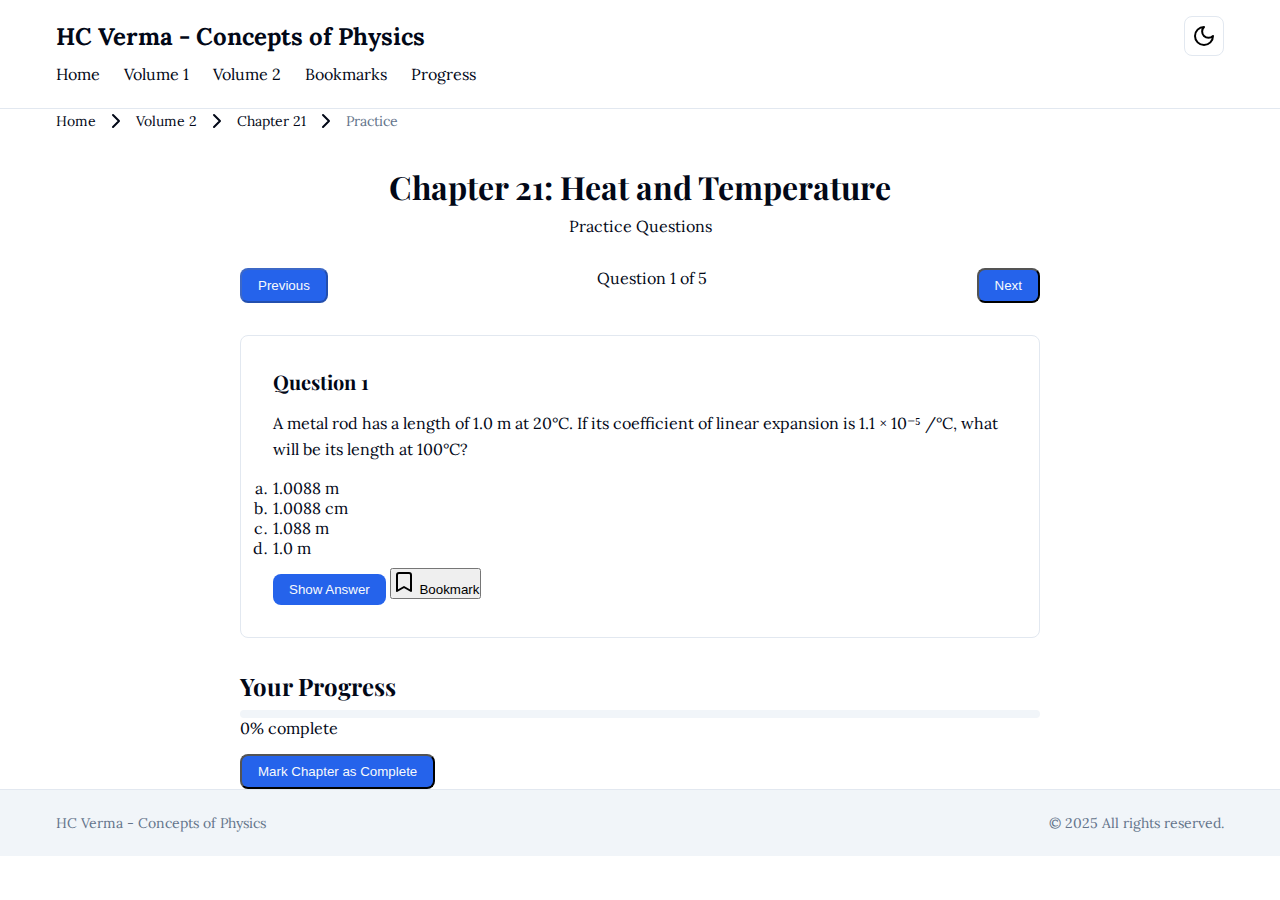
<file: hcv_website_dist/public/practice21.html>
<!DOCTYPE html>
<html lang="en">
<head>
    <meta charset="UTF-8">
    <meta name="viewport" content="width=device-width, initial-scale=1.0">
    <title>HC Verma Physics - Practice Chapter 21</title>
    <link href="https://fonts.googleapis.com/css2?family=Playfair+Display:wght@400;700&family=Lora:wght@400;500;600&display=swap" rel="stylesheet">
    <link rel="stylesheet" href="static/css/styles.css">
</head>
<body>
    <header>
        <div class="container">
            <div class="header-content">
                <div class="logo">HC Verma - Concepts of Physics</div>
                <button class="theme-toggle" id="theme-toggle" aria-label="Toggle theme">
                    <svg xmlns="http://www.w3.org/2000/svg" width="24" height="24" viewBox="0 0 24 24" fill="none" stroke="currentColor" stroke-width="2" stroke-linecap="round" stroke-linejoin="round" class="icon moon-icon">
                        <path d="M12 3a6 6 0 0 0 9 9 9 9 0 1 1-9-9Z"></path>
                    </svg>
                    <svg xmlns="http://www.w3.org/2000/svg" width="24" height="24" viewBox="0 0 24 24" fill="none" stroke="currentColor" stroke-width="2" stroke-linecap="round" stroke-linejoin="round" class="icon sun-icon" style="display: none;">
                        <circle cx="12" cy="12" r="4"></circle>
                        <path d="M12 2v2"></path>
                        <path d="M12 20v2"></path>
                        <path d="m4.93 4.93 1.41 1.41"></path>
                        <path d="m17.66 17.66 1.41 1.41"></path>
                        <path d="M2 12h2"></path>
                        <path d="M20 12h2"></path>
                        <path d="m6.34 17.66-1.41 1.41"></path>
                        <path d="m19.07 4.93-1.41 1.41"></path>
                    </svg>
                </button>
            </div>
            <nav>
                <ul>
                    <li><a href="index.html">Home</a></li>
                    <li><a href="volume1.html">Volume 1</a></li>
                    <li><a href="volume2.html">Volume 2</a></li>
                    <li><a href="bookmarks.html">Bookmarks</a></li>
                    <li><a href="progress.html">Progress</a></li>
                </ul>
            </nav>
        </div>
    </header>

    <main class="container">
        <div class="breadcrumb">
            <a href="index.html">Home</a>
            <svg xmlns="http://www.w3.org/2000/svg" width="16" height="16" viewBox="0 0 24 24" fill="none" stroke="currentColor" stroke-width="2" stroke-linecap="round" stroke-linejoin="round" class="icon">
                <path d="m9 18 6-6-6-6"/>
            </svg>
            <a href="volume2.html">Volume 2</a>
            <svg xmlns="http://www.w3.org/2000/svg" width="16" height="16" viewBox="0 0 24 24" fill="none" stroke="currentColor" stroke-width="2" stroke-linecap="round" stroke-linejoin="round" class="icon">
                <path d="m9 18 6-6-6-6"/>
            </svg>
            <a href="chapter21.html">Chapter 21</a>
            <svg xmlns="http://www.w3.org/2000/svg" width="16" height="16" viewBox="0 0 24 24" fill="none" stroke="currentColor" stroke-width="2" stroke-linecap="round" stroke-linejoin="round" class="icon">
                <path d="m9 18 6-6-6-6"/>
            </svg>
            <span>Practice</span>
        </div>
        
        <div class="practice-container">
            <section class="practice-header">
                <h1>Chapter 21: Heat and Temperature</h1>
                <p>Practice Questions</p>
            </section>
            
            <section class="practice-controls">
                <button id="prev-question" class="btn" disabled>Previous</button>
                <span id="question-counter">Question 1 of 5</span>
                <button id="next-question" class="btn">Next</button>
            </section>
            
            <section class="practice-questions">
                <div class="practice-question" data-question="1">
                    <h2>Question 1</h2>
                    <p>A metal rod has a length of 1.0 m at 20°C. If its coefficient of linear expansion is 1.1 × 10⁻⁵ /°C, what will be its length at 100°C?</p>
                    <ol type="a">
                        <li>1.0088 m</li>
                        <li>1.0088 cm</li>
                        <li>1.088 m</li>
                        <li>1.0 m</li>
                    </ol>
                    
                    <button class="practice-answer-toggle">Show Answer</button>
                    
                    <div class="practice-answer" style="display: none;">
                        <h3>Answer</h3>
                        <p>a. 1.0088 m</p>
                        <p>Explanation: Using the formula for linear expansion: ΔL = α × L₀ × ΔT</p>
                        <p>ΔL = (1.1 × 10⁻⁵ /°C) × (1.0 m) × (100°C - 20°C)</p>
                        <p>ΔL = (1.1 × 10⁻⁵ /°C) × (1.0 m) × (80°C)</p>
                        <p>ΔL = 8.8 × 10⁻⁴ m</p>
                        <p>New length = L₀ + ΔL = 1.0 m + 8.8 × 10⁻⁴ m = 1.00088 m ≈ 1.0088 m</p>
                    </div>
                    
                    <button class="bookmark-question" data-question="1" data-title="Question 1: Thermal Expansion">
                        <svg xmlns="http://www.w3.org/2000/svg" width="16" height="16" viewBox="0 0 24 24" fill="none" stroke="currentColor" stroke-width="2" stroke-linecap="round" stroke-linejoin="round" class="icon">
                            <path d="m19 21-7-4-7 4V5a2 2 0 0 1 2-2h10a2 2 0 0 1 2 2v16z"></path>
                        </svg>
                        <span>Bookmark</span>
                    </button>
                </div>
                
                <div class="practice-question" data-question="2" style="display: none;">
                    <h2>Question 2</h2>
                    <p>Convert 98.6°F to Celsius and Kelvin.</p>
                    <ol type="a">
                        <li>36.7°C, 309.9 K</li>
                        <li>37.0°C, 310.2 K</li>
                        <li>37.0°C, 273.2 K</li>
                        <li>36.7°C, 273.2 K</li>
                    </ol>
                    
                    <button class="practice-answer-toggle">Show Answer</button>
                    
                    <div class="practice-answer" style="display: none;">
                        <h3>Answer</h3>
                        <p>b. 37.0°C, 310.2 K</p>
                        <p>Explanation: To convert from Fahrenheit to Celsius: °C = (°F - 32) × 5/9</p>
                        <p>°C = (98.6 - 32) × 5/9 = 66.6 × 5/9 = 37.0°C</p>
                        <p>To convert from Celsius to Kelvin: K = °C + 273.15</p>
                        <p>K = 37.0 + 273.15 = 310.15 K ≈ 310.2 K</p>
                    </div>
                    
                    <button class="bookmark-question" data-question="2" data-title="Question 2: Temperature Conversion">
                        <svg xmlns="http://www.w3.org/2000/svg" width="16" height="16" viewBox="0 0 24 24" fill="none" stroke="currentColor" stroke-width="2" stroke-linecap="round" stroke-linejoin="round" class="icon">
                            <path d="m19 21-7-4-7 4V5a2 2 0 0 1 2-2h10a2 2 0 0 1 2 2v16z"></path>
                        </svg>
                        <span>Bookmark</span>
                    </button>
                </div>
                
                <div class="practice-question" data-question="3" style="display: none;">
                    <h2>Question 3</h2>
                    <p>How much heat energy is required to raise the temperature of 500 g of water from 20°C to 80°C? (Specific heat capacity of water = 4,186 J/(kg·K))</p>
                    <ol type="a">
                        <li>125,580 J</li>
                        <li>83,720 J</li>
                        <li>41,860 J</li>
                        <li>209,300 J</li>
                    </ol>
                    
                    <button class="practice-answer-toggle">Show Answer</button>
                    
                    <div class="practice-answer" style="display: none;">
                        <h3>Answer</h3>
                        <p>a. 125,580 J</p>
                        <p>Explanation: Using the formula: Q = m × c × ΔT</p>
                        <p>Q = (0.5 kg) × (4,186 J/(kg·K)) × (80°C - 20°C)</p>
                        <p>Q = (0.5 kg) × (4,186 J/(kg·K)) × (60°C)</p>
                        <p>Q = 125,580 J</p>
                    </div>
                    
                    <button class="bookmark-question" data-question="3" data-title="Question 3: Heat Energy Calculation">
                        <svg xmlns="http://www.w3.org/2000/svg" width="16" height="16" viewBox="0 0 24 24" fill="none" stroke="currentColor" stroke-width="2" stroke-linecap="round" stroke-linejoin="round" class="icon">
                            <path d="m19 21-7-4-7 4V5a2 2 0 0 1 2-2h10a2 2 0 0 1 2 2v16z"></path>
                        </svg>
                        <span>Bookmark</span>
                    </button>
                </div>
                
                <div class="practice-question" data-question="4" style="display: none;">
                    <h2>Question 4</h2>
                    <p>How much heat is required to convert 200 g of ice at 0°C to water at 0°C? (Latent heat of fusion of ice = 334 kJ/kg)</p>
                    <ol type="a">
                        <li>33.4 kJ</li>
                        <li>66.8 kJ</li>
                        <li>3.34 kJ</li>
                        <li>6.68 kJ</li>
                    </ol>
                    
                    <button class="practice-answer-toggle">Show Answer</button>
                    
                    <div class="practice-answer" style="display: none;">
                        <h3>Answer</h3>
                        <p>a. 66.8 kJ</p>
                        <p>Explanation: Using the formula: Q = m × L<sub>f</sub></p>
                        <p>Q = (0.2 kg) × (334 kJ/kg)</p>
                        <p>Q = 66.8 kJ</p>
                    </div>
                    
                    <button class="bookmark-question" data-question="4" data-title="Question 4: Latent Heat">
                        <svg xmlns="http://www.w3.org/2000/svg" width="16" height="16" viewBox="0 0 24 24" fill="none" stroke="currentColor" stroke-width="2" stroke-linecap="round" stroke-linejoin="round" class="icon">
                            <path d="m19 21-7-4-7 4V5a2 2 0 0 1 2-2h10a2 2 0 0 1 2 2v16z"></path>
                        </svg>
                        <span>Bookmark</span>
                    </button>
                </div>
                
                <div class="practice-question" data-question="5" style="display: none;">
                    <h2>Question 5</h2>
                    <p>A copper cube with side length 10 cm at 20°C is heated to 100°C. What is the approximate increase in its volume? (Coefficient of volume expansion of copper = 5.1 × 10⁻⁵ /°C)</p>
                    <ol type="a">
                        <li>4.08 cm³</li>
                        <li>40.8 cm³</li>
                        <li>0.408 cm³</li>
                        <li>408 cm³</li>
                    </ol>
                    
                    <button class="practice-answer-toggle">Show Answer</button>
                    
                    <div class="practice-answer" style="display: none;">
                        <h3>Answer</h3>
                        <p>b. 40.8 cm³</p>
                        <p>Explanation: First, calculate the initial volume of the cube:</p>
                        <p>V₀ = (10 cm)³ = 1,000 cm³</p>
                        <p>Using the formula for volume expansion: ΔV = β × V₀ × ΔT</p>
                        <p>ΔV = (5.1 × 10⁻⁵ /°C) × (1,000 cm³) × (100°C - 20°C)</p>
                        <p>ΔV = (5.1 × 10⁻⁵ /°C) × (1,000 cm³) × (80°C)</p>
                        <p>ΔV = 40.8 cm³</p>
                    </div>
                    
                    <button class="bookmark-question" data-question="5" data-title="Question 5: Volume Expansion">
                        <svg xmlns="http://www.w3.org/2000/svg" width="16" height="16" viewBox="0 0 24 24" fill="none" stroke="currentColor" stroke-width="2" stroke-linecap="round" stroke-linejoin="round" class="icon">
                            <path d="m19 21-7-4-7 4V5a2 2 0 0 1 2-2h10a2 2 0 0 1 2 2v16z"></path>
                        </svg>
                        <span>Bookmark</span>
                    </button>
                </div>
            </section>
            
            <section class="practice-progress">
                <h2>Your Progress</h2>
                <div class="progress-bar">
                    <div class="progress-value" id="practice-progress" style="width: 0%"></div>
                </div>
                <p id="practice-progress-text">0% complete</p>
                <button id="mark-complete" class="btn" style="margin-top: 1rem;">Mark Chapter as Complete</button>
            </section>
        </div>
    </main>

    <footer>
        <div class="container">
            <div class="footer-content">
                <div class="footer-text">
                    <p>HC Verma - Concepts of Physics</p>
                </div>
                <div class="footer-text">
                    <p>&copy; 2025 All rights reserved.</p>
                </div>
            </div>
        </div>
    </footer>

    <script src="static/js/theme.js"></script>
    <script>
        document.addEventListener('DOMContentLoaded', function() {
            // Question navigation
            const prevButton = document.getElementById('prev-question');
            const nextButton = document.getElementById('next-question');
            const questionCounter = document.getElementById('question-counter');
            const questions = document.querySelectorAll('.practice-question');
            
            let currentQuestion = 1;
            const totalQuestions = questions.length;
            
            function updateQuestionDisplay() {
                // Hide all questions
                questions.forEach(q => q.style.display = 'none');
                
                // Show current question
                document.querySelector(`.practice-question[data-question="${currentQuestion}"]`).style.display = 'block';
                
                // Update counter
                questionCounter.textContent = `Question ${currentQuestion} of ${totalQuestions}`;
                
                // Update button states
                prevButton.disabled = currentQuestion === 1;
                nextButton.disabled = currentQuestion === totalQuestions;
            }
            
            prevButton.addEventListener('click', function() {
                if (currentQuestion > 1) {
                    currentQuestion--;
                    updateQuestionDisplay();
                }
            });
            
            nextButton.addEventListener('click', function() {
                if (currentQuestion < totalQuestions) {
                    currentQuestion++;
                    updateQuestionDisplay();
                }
            });
            
            // Show/hide answers
            const answerToggleButtons = document.querySelectorAll('.practice-answer-toggle');
            
            answerToggleButtons.forEach(button => {
                button.addEventListener('click', function() {
                    const answer = this.nextElementSibling;
                    
                    if (answer.style.display === 'none') {
                        answer.style.display = 'block';
                        this.textContent = 'Hide Answer';
                    } else {
                        answer.style.display = 'none';
                        this.textContent = 'Show Answer';
                    }
                });
            });
            
            // Bookmark functionality
            const bookmarkButtons = document.querySelectorAll('.bookmark-question');
            
            bookmarkButtons.forEach(button => {
                const questionNum = button.dataset.question;
                const title = button.dataset.title;
                const bookmarkId = `question-2-21-${questionNum}`;
                
                // Check if already bookmarked
                const bookmarks = JSON.parse(localStorage.getItem('hcv-bookmarks') || '[]');
                const isBookmarked = bookmarks.some(bookmark => bookmark.id === bookmarkId);
                
                if (isBookmarked) {
                    button.querySelector('svg').setAttribute('fill', 'currentColor');
                    button.querySelector('span').textContent = 'Bookmarked';
                }
                
                button.addEventListener('click', function() {
                    const bookmarks = JSON.parse(localStorage.getItem('hcv-bookmarks') || '[]');
                    const existingIndex = bookmarks.findIndex(bookmark => bookmark.id === bookmarkId);
                    
                    if (existingIndex >= 0) {
                        // Remove bookmark
                        bookmarks.splice(existingIndex, 1);
                        this.querySelector('svg').setAttribute('fill', 'none');
                        this.querySelector('span').textContent = 'Bookmark';
                    } else {
                        // Add bookmark
                        bookmarks.push({
                            id: bookmarkId,
                            type: 'question',
                            volumeId: '2',
                            chapterId: '21',
                            questionId: questionNum,
                            title: title,
                            timestamp: Date.now()
                        });
                        this.querySelector('svg').setAttribute('fill', 'currentColor');
                        this.querySelector('span').textContent = 'Bookmarked';
                    }
                    
                    localStorage.setItem('hcv-bookmarks', JSON.stringify(bookmarks));
                });
            });
            
            // Progress tracking
            const markCompleteButton = document.getElementById('mark-complete');
            
            markCompleteButton.addEventListener('click', function() {
                // Get current progress
                const progress = JSON.parse(localStorage.getItem('hcv-progress') || '{}');
                const chapterId = '2-21'; // Volume 2, Chapter 21
                
                // Initialize chapter progress if not exists
                if (!progress[chapterId]) {
                    progress[chapterId] = { theory: 0, practice: 0 };
                }
                
                // Toggle completion status
                if (progress[chapterId].practice < 1) {
                    progress[chapterId].practice = 1;
                    this.textContent = 'Completed';
                    this.classList.add('completed');
                    document.getElementById('practice-progress').style.width = '100%';
                    document.getElementById('practice-progress-text').textContent = '100% complete';
                } else {
                    progress[chapterId].practice = 0;
                    this.textContent = 'Mark Chapter as Complete';
                    this.classList.remove('completed');
                    document.getElementById('practice-progress').style.width = '0%';
                    document.getElementById('practice-progress-text').textContent = '0% complete';
                }
                
                // Save updated progress
                localStorage.setItem('hcv-progress', JSON.stringify(progress));
            });
            
            // Check initial completion status
            const progress = JSON.parse(localStorage.getItem('hcv-progress') || '{}');
            const chapterId = '2-21'; // Volume 2, Chapter 21
            
            if (progress[chapterId] && progress[chapterId].practice >= 1) {
                markCompleteButton.textContent = 'Completed';
                markCompleteButton.classList.add('completed');
                document.getElementById('practice-progress').style.width = '100%';
                document.getElementById('practice-progress-text').textContent = '100% complete';
            }
        });
    </script>
</body>
</html>
</file>
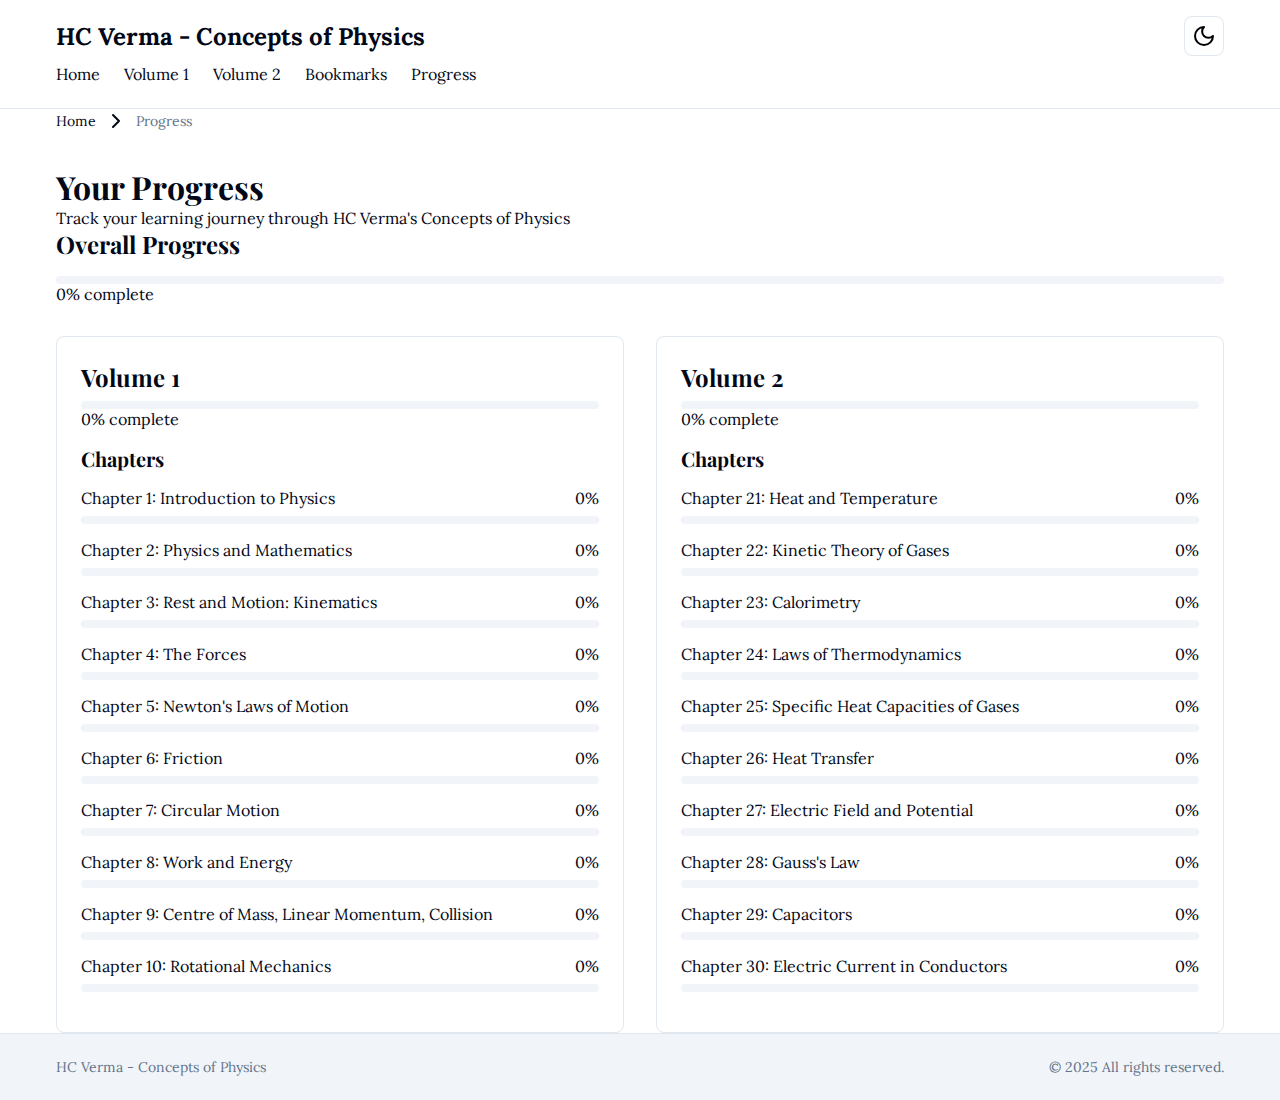
<file: hcv_website_dist/public/progress.html>
<!DOCTYPE html>
<html lang="en">
<head>
    <meta charset="UTF-8">
    <meta name="viewport" content="width=device-width, initial-scale=1.0">
    <title>HC Verma Physics - Progress</title>
    <link href="https://fonts.googleapis.com/css2?family=Playfair+Display:wght@400;700&family=Lora:wght@400;500;600&display=swap" rel="stylesheet">
    <link rel="stylesheet" href="static/css/styles.css">
</head>
<body>
    <header>
        <div class="container">
            <div class="header-content">
                <div class="logo">HC Verma - Concepts of Physics</div>
                <button class="theme-toggle" id="theme-toggle" aria-label="Toggle theme">
                    <svg xmlns="http://www.w3.org/2000/svg" width="24" height="24" viewBox="0 0 24 24" fill="none" stroke="currentColor" stroke-width="2" stroke-linecap="round" stroke-linejoin="round" class="icon moon-icon">
                        <path d="M12 3a6 6 0 0 0 9 9 9 9 0 1 1-9-9Z"></path>
                    </svg>
                    <svg xmlns="http://www.w3.org/2000/svg" width="24" height="24" viewBox="0 0 24 24" fill="none" stroke="currentColor" stroke-width="2" stroke-linecap="round" stroke-linejoin="round" class="icon sun-icon" style="display: none;">
                        <circle cx="12" cy="12" r="4"></circle>
                        <path d="M12 2v2"></path>
                        <path d="M12 20v2"></path>
                        <path d="m4.93 4.93 1.41 1.41"></path>
                        <path d="m17.66 17.66 1.41 1.41"></path>
                        <path d="M2 12h2"></path>
                        <path d="M20 12h2"></path>
                        <path d="m6.34 17.66-1.41 1.41"></path>
                        <path d="m19.07 4.93-1.41 1.41"></path>
                    </svg>
                </button>
            </div>
            <nav>
                <ul>
                    <li><a href="index.html">Home</a></li>
                    <li><a href="volume1.html">Volume 1</a></li>
                    <li><a href="volume2.html">Volume 2</a></li>
                    <li><a href="bookmarks.html">Bookmarks</a></li>
                    <li><a href="progress.html">Progress</a></li>
                </ul>
            </nav>
        </div>
    </header>

    <main class="container">
        <div class="breadcrumb">
            <a href="index.html">Home</a>
            <svg xmlns="http://www.w3.org/2000/svg" width="16" height="16" viewBox="0 0 24 24" fill="none" stroke="currentColor" stroke-width="2" stroke-linecap="round" stroke-linejoin="round" class="icon">
                <path d="m9 18 6-6-6-6"/>
            </svg>
            <span>Progress</span>
        </div>
        
        <section class="progress-header">
            <h1>Your Progress</h1>
            <p>Track your learning journey through HC Verma's Concepts of Physics</p>
        </section>
        
        <section class="progress-overview">
            <h2>Overall Progress</h2>
            <div class="progress-bar">
                <div class="progress-value" id="overall-progress" style="width: 0%"></div>
            </div>
            <p id="overall-progress-text">0% complete</p>
        </section>
        
        <section class="progress-volumes">
            <div class="progress-volume">
                <h2>Volume 1</h2>
                <div class="progress-bar">
                    <div class="progress-value" id="volume1-progress" style="width: 0%"></div>
                </div>
                <p id="volume1-progress-text">0% complete</p>
                
                <div class="progress-chapters" id="volume1-chapters">
                    <h3>Chapters</h3>
                    <div id="volume1-chapters-list">
                        <!-- Chapter progress will be inserted here -->
                    </div>
                </div>
            </div>
            
            <div class="progress-volume">
                <h2>Volume 2</h2>
                <div class="progress-bar">
                    <div class="progress-value" id="volume2-progress" style="width: 0%"></div>
                </div>
                <p id="volume2-progress-text">0% complete</p>
                
                <div class="progress-chapters" id="volume2-chapters">
                    <h3>Chapters</h3>
                    <div id="volume2-chapters-list">
                        <!-- Chapter progress will be inserted here -->
                    </div>
                </div>
            </div>
        </section>
    </main>

    <footer>
        <div class="container">
            <div class="footer-content">
                <div class="footer-text">
                    <p>HC Verma - Concepts of Physics</p>
                </div>
                <div class="footer-text">
                    <p>&copy; 2025 All rights reserved.</p>
                </div>
            </div>
        </div>
    </footer>

    <script src="static/js/theme.js"></script>
    <script>
        document.addEventListener('DOMContentLoaded', function() {
            // Get progress data from localStorage
            const progress = JSON.parse(localStorage.getItem('hcv-progress') || '{}');
            
            // Volume 1 chapters
            const volume1Chapters = [
                { id: 1, title: 'Introduction to Physics' },
                { id: 2, title: 'Physics and Mathematics' },
                { id: 3, title: 'Rest and Motion: Kinematics' },
                { id: 4, title: 'The Forces' },
                { id: 5, title: "Newton's Laws of Motion" },
                { id: 6, title: 'Friction' },
                { id: 7, title: 'Circular Motion' },
                { id: 8, title: 'Work and Energy' },
                { id: 9, title: 'Centre of Mass, Linear Momentum, Collision' },
                { id: 10, title: 'Rotational Mechanics' }
            ];
            
            // Volume 2 chapters
            const volume2Chapters = [
                { id: 21, title: 'Heat and Temperature' },
                { id: 22, title: 'Kinetic Theory of Gases' },
                { id: 23, title: 'Calorimetry' },
                { id: 24, title: 'Laws of Thermodynamics' },
                { id: 25, title: 'Specific Heat Capacities of Gases' },
                { id: 26, title: 'Heat Transfer' },
                { id: 27, title: 'Electric Field and Potential' },
                { id: 28, title: "Gauss's Law" },
                { id: 29, title: 'Capacitors' },
                { id: 30, title: 'Electric Current in Conductors' }
            ];
            
            // Calculate and display progress
            function calculateProgress() {
                // Volume 1 progress
                let volume1Total = 0;
                const volume1ChaptersList = document.getElementById('volume1-chapters-list');
                volume1ChaptersList.innerHTML = '';
                
                volume1Chapters.forEach(chapter => {
                    const chapterId = `1-${chapter.id}`;
                    const chapterProgress = progress[chapterId] || { theory: 0, practice: 0 };
                    const chapterTotal = (chapterProgress.theory + chapterProgress.practice) / 2;
                    volume1Total += chapterTotal;
                    
                    // Create chapter progress element
                    const chapterElement = document.createElement('div');
                    chapterElement.className = 'progress-chapter';
                    chapterElement.innerHTML = `
                        <div class="progress-chapter-header">
                            <span>Chapter ${chapter.id}: ${chapter.title}</span>
                            <span>${Math.round(chapterTotal * 100)}%</span>
                        </div>
                        <div class="progress-bar">
                            <div class="progress-value" style="width: ${chapterTotal * 100}%"></div>
                        </div>
                    `;
                    volume1ChaptersList.appendChild(chapterElement);
                });
                
                const volume1Progress = volume1Chapters.length > 0 ? volume1Total / volume1Chapters.length : 0;
                document.getElementById('volume1-progress').style.width = `${volume1Progress * 100}%`;
                document.getElementById('volume1-progress-text').textContent = `${Math.round(volume1Progress * 100)}% complete`;
                
                // Volume 2 progress
                let volume2Total = 0;
                const volume2ChaptersList = document.getElementById('volume2-chapters-list');
                volume2ChaptersList.innerHTML = '';
                
                volume2Chapters.forEach(chapter => {
                    const chapterId = `2-${chapter.id}`;
                    const chapterProgress = progress[chapterId] || { theory: 0, practice: 0 };
                    const chapterTotal = (chapterProgress.theory + chapterProgress.practice) / 2;
                    volume2Total += chapterTotal;
                    
                    // Create chapter progress element
                    const chapterElement = document.createElement('div');
                    chapterElement.className = 'progress-chapter';
                    chapterElement.innerHTML = `
                        <div class="progress-chapter-header">
                            <span>Chapter ${chapter.id}: ${chapter.title}</span>
                            <span>${Math.round(chapterTotal * 100)}%</span>
                        </div>
                        <div class="progress-bar">
                            <div class="progress-value" style="width: ${chapterTotal * 100}%"></div>
                        </div>
                    `;
                    volume2ChaptersList.appendChild(chapterElement);
                });
                
                const volume2Progress = volume2Chapters.length > 0 ? volume2Total / volume2Chapters.length : 0;
                document.getElementById('volume2-progress').style.width = `${volume2Progress * 100}%`;
                document.getElementById('volume2-progress-text').textContent = `${Math.round(volume2Progress * 100)}% complete`;
                
                // Overall progress
                const overallProgress = (volume1Progress + volume2Progress) / 2;
                document.getElementById('overall-progress').style.width = `${overallProgress * 100}%`;
                document.getElementById('overall-progress-text').textContent = `${Math.round(overallProgress * 100)}% complete`;
            }
            
            calculateProgress();
        });
    </script>
</body>
</html>
</file>
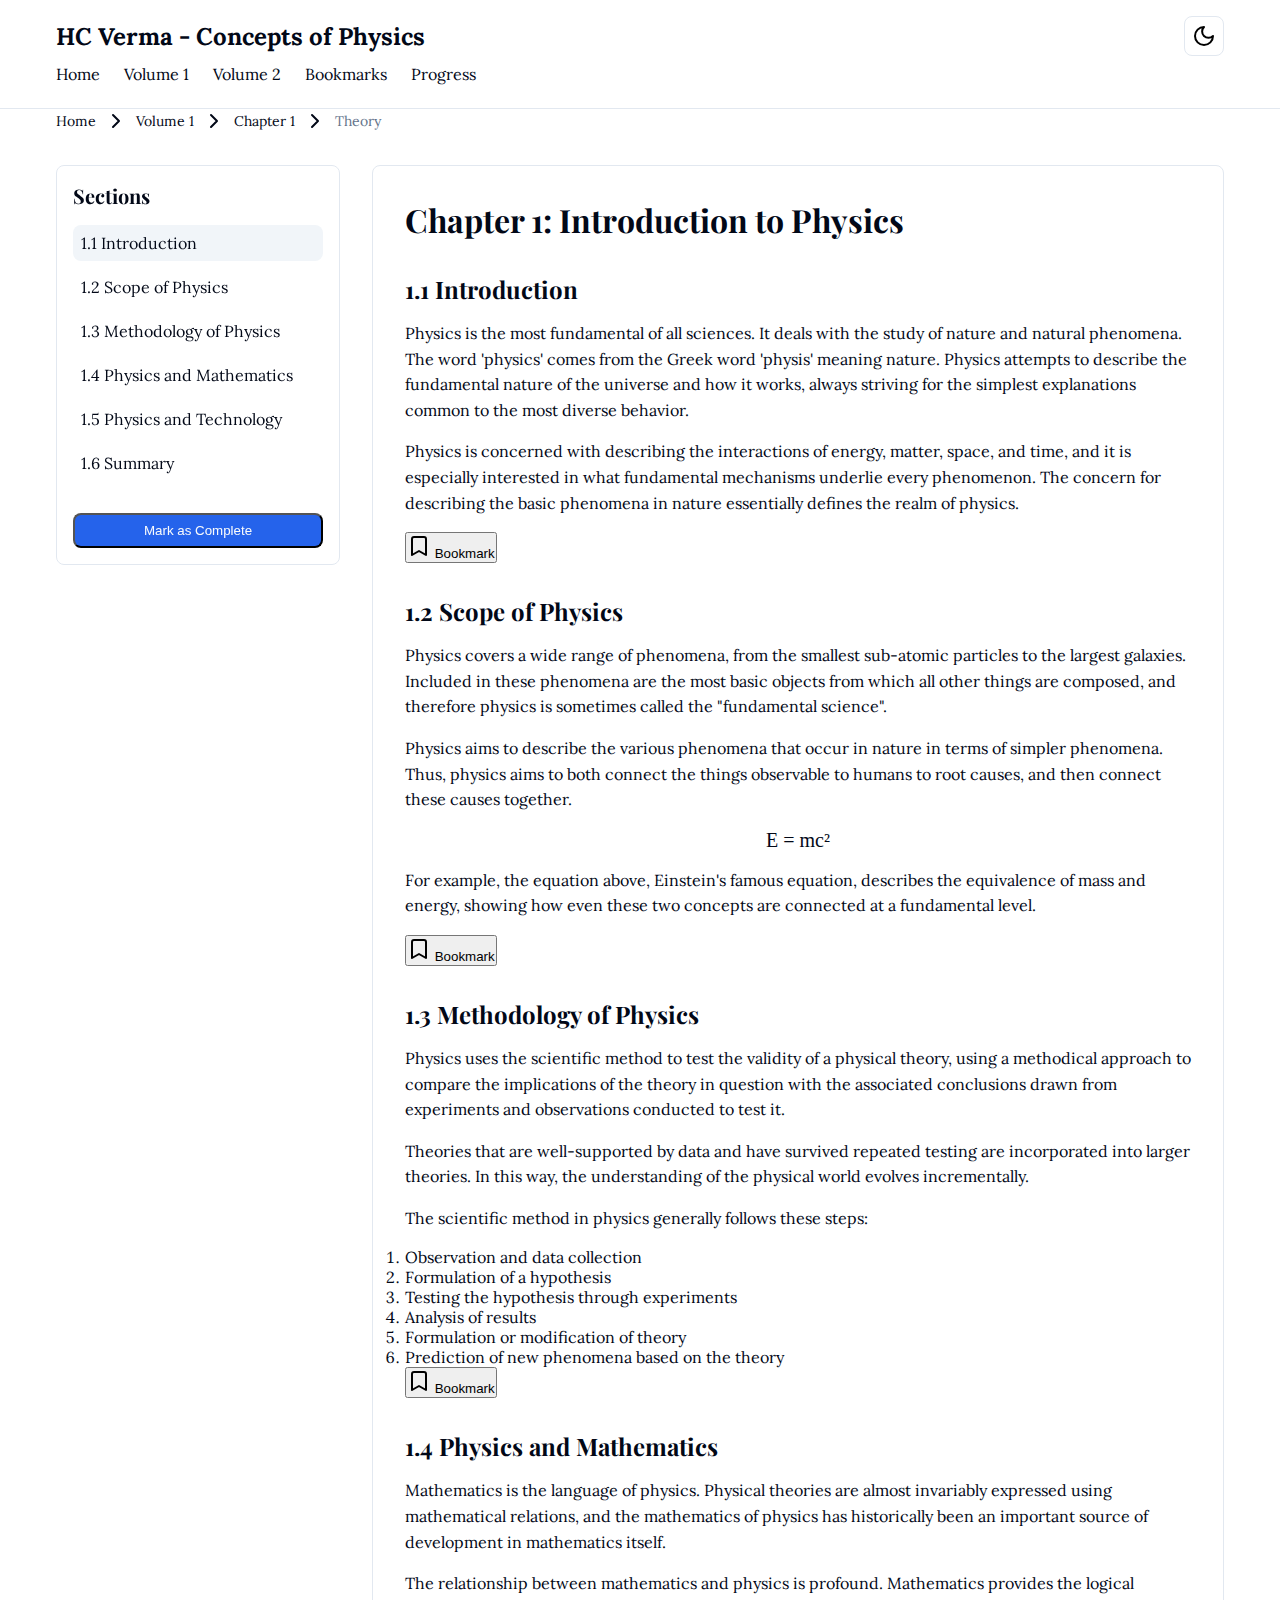
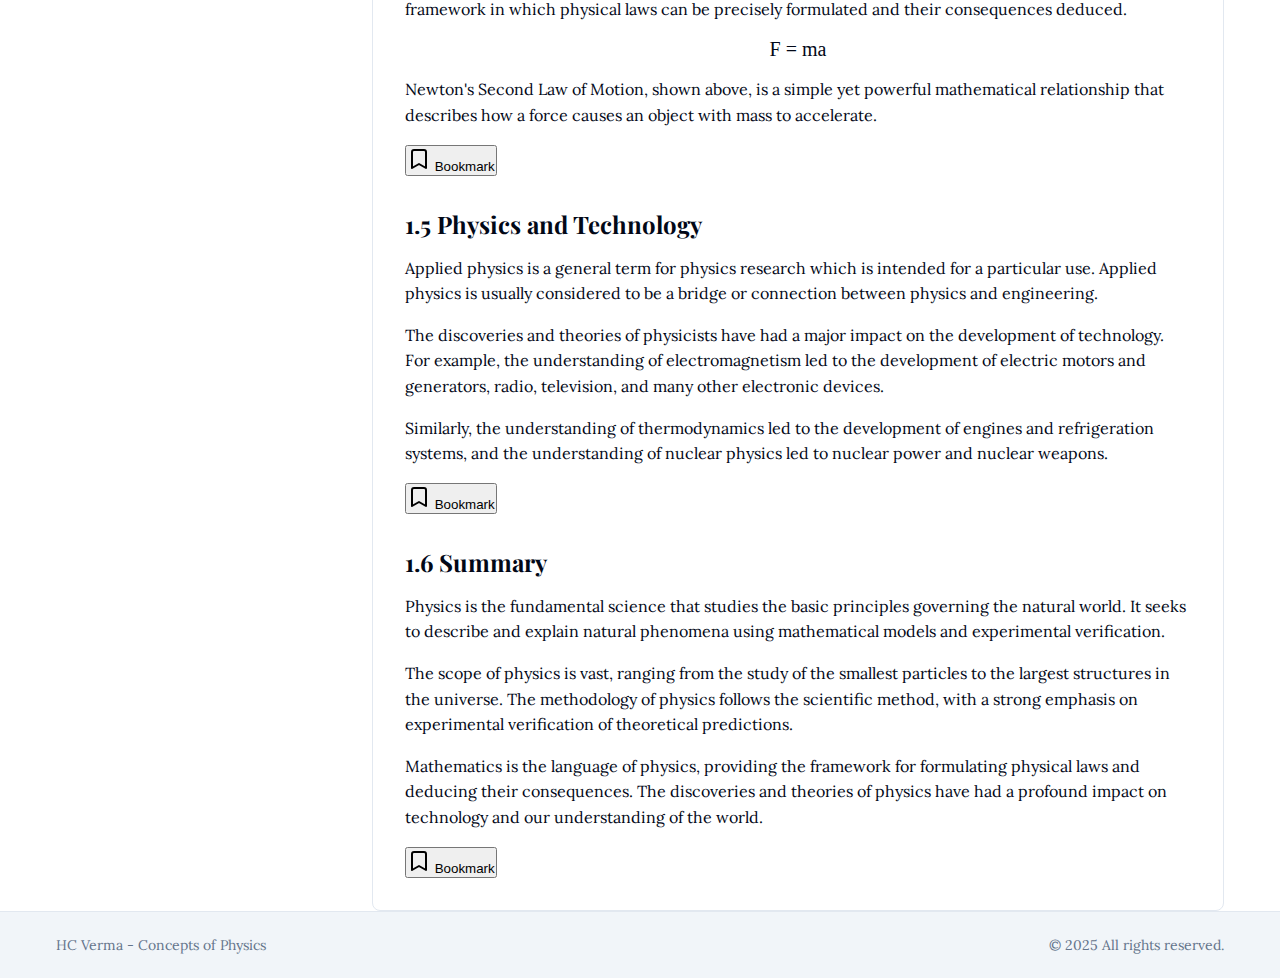
<file: hcv_website_dist/public/theory1.html>
<!DOCTYPE html>
<html lang="en">
<head>
    <meta charset="UTF-8">
    <meta name="viewport" content="width=device-width, initial-scale=1.0">
    <title>HC Verma Physics - Theory Chapter 1</title>
    <link href="https://fonts.googleapis.com/css2?family=Playfair+Display:wght@400;700&family=Lora:wght@400;500;600&display=swap" rel="stylesheet">
    <link rel="stylesheet" href="static/css/styles.css">
</head>
<body>
    <header>
        <div class="container">
            <div class="header-content">
                <div class="logo">HC Verma - Concepts of Physics</div>
                <button class="theme-toggle" id="theme-toggle" aria-label="Toggle theme">
                    <svg xmlns="http://www.w3.org/2000/svg" width="24" height="24" viewBox="0 0 24 24" fill="none" stroke="currentColor" stroke-width="2" stroke-linecap="round" stroke-linejoin="round" class="icon moon-icon">
                        <path d="M12 3a6 6 0 0 0 9 9 9 9 0 1 1-9-9Z"></path>
                    </svg>
                    <svg xmlns="http://www.w3.org/2000/svg" width="24" height="24" viewBox="0 0 24 24" fill="none" stroke="currentColor" stroke-width="2" stroke-linecap="round" stroke-linejoin="round" class="icon sun-icon" style="display: none;">
                        <circle cx="12" cy="12" r="4"></circle>
                        <path d="M12 2v2"></path>
                        <path d="M12 20v2"></path>
                        <path d="m4.93 4.93 1.41 1.41"></path>
                        <path d="m17.66 17.66 1.41 1.41"></path>
                        <path d="M2 12h2"></path>
                        <path d="M20 12h2"></path>
                        <path d="m6.34 17.66-1.41 1.41"></path>
                        <path d="m19.07 4.93-1.41 1.41"></path>
                    </svg>
                </button>
            </div>
            <nav>
                <ul>
                    <li><a href="index.html">Home</a></li>
                    <li><a href="volume1.html">Volume 1</a></li>
                    <li><a href="volume2.html">Volume 2</a></li>
                    <li><a href="bookmarks.html">Bookmarks</a></li>
                    <li><a href="progress.html">Progress</a></li>
                </ul>
            </nav>
        </div>
    </header>

    <main class="container">
        <div class="breadcrumb">
            <a href="index.html">Home</a>
            <svg xmlns="http://www.w3.org/2000/svg" width="16" height="16" viewBox="0 0 24 24" fill="none" stroke="currentColor" stroke-width="2" stroke-linecap="round" stroke-linejoin="round" class="icon">
                <path d="m9 18 6-6-6-6"/>
            </svg>
            <a href="volume1.html">Volume 1</a>
            <svg xmlns="http://www.w3.org/2000/svg" width="16" height="16" viewBox="0 0 24 24" fill="none" stroke="currentColor" stroke-width="2" stroke-linecap="round" stroke-linejoin="round" class="icon">
                <path d="m9 18 6-6-6-6"/>
            </svg>
            <a href="chapter1.html">Chapter 1</a>
            <svg xmlns="http://www.w3.org/2000/svg" width="16" height="16" viewBox="0 0 24 24" fill="none" stroke="currentColor" stroke-width="2" stroke-linecap="round" stroke-linejoin="round" class="icon">
                <path d="m9 18 6-6-6-6"/>
            </svg>
            <span>Theory</span>
        </div>
        
        <div class="theory-container">
            <aside class="theory-nav">
                <h3>Sections</h3>
                <div class="theory-nav-items">
                    <a href="#introduction" class="theory-nav-item active">1.1 Introduction</a>
                    <a href="#physics-scope" class="theory-nav-item">1.2 Scope of Physics</a>
                    <a href="#physics-methodology" class="theory-nav-item">1.3 Methodology of Physics</a>
                    <a href="#physics-mathematics" class="theory-nav-item">1.4 Physics and Mathematics</a>
                    <a href="#physics-technology" class="theory-nav-item">1.5 Physics and Technology</a>
                    <a href="#summary" class="theory-nav-item">1.6 Summary</a>
                </div>
                <button id="mark-complete" class="btn" style="margin-top: 2rem; width: 100%;">Mark as Complete</button>
            </aside>
            
            <article class="theory-content">
                <h1>Chapter 1: Introduction to Physics</h1>
                
                <section id="introduction">
                    <h2>1.1 Introduction</h2>
                    <p>Physics is the most fundamental of all sciences. It deals with the study of nature and natural phenomena. The word 'physics' comes from the Greek word 'physis' meaning nature. Physics attempts to describe the fundamental nature of the universe and how it works, always striving for the simplest explanations common to the most diverse behavior.</p>
                    
                    <p>Physics is concerned with describing the interactions of energy, matter, space, and time, and it is especially interested in what fundamental mechanisms underlie every phenomenon. The concern for describing the basic phenomena in nature essentially defines the realm of physics.</p>
                    
                    <button class="bookmark-section" data-section="1.1" data-title="1.1 Introduction">
                        <svg xmlns="http://www.w3.org/2000/svg" width="16" height="16" viewBox="0 0 24 24" fill="none" stroke="currentColor" stroke-width="2" stroke-linecap="round" stroke-linejoin="round" class="icon">
                            <path d="m19 21-7-4-7 4V5a2 2 0 0 1 2-2h10a2 2 0 0 1 2 2v16z"></path>
                        </svg>
                        <span>Bookmark</span>
                    </button>
                </section>
                
                <section id="physics-scope">
                    <h2>1.2 Scope of Physics</h2>
                    <p>Physics covers a wide range of phenomena, from the smallest sub-atomic particles to the largest galaxies. Included in these phenomena are the most basic objects from which all other things are composed, and therefore physics is sometimes called the "fundamental science".</p>
                    
                    <p>Physics aims to describe the various phenomena that occur in nature in terms of simpler phenomena. Thus, physics aims to both connect the things observable to humans to root causes, and then connect these causes together.</p>
                    
                    <div class="equation">
                        E = mc²
                    </div>
                    
                    <p>For example, the equation above, Einstein's famous equation, describes the equivalence of mass and energy, showing how even these two concepts are connected at a fundamental level.</p>
                    
                    <button class="bookmark-section" data-section="1.2" data-title="1.2 Scope of Physics">
                        <svg xmlns="http://www.w3.org/2000/svg" width="16" height="16" viewBox="0 0 24 24" fill="none" stroke="currentColor" stroke-width="2" stroke-linecap="round" stroke-linejoin="round" class="icon">
                            <path d="m19 21-7-4-7 4V5a2 2 0 0 1 2-2h10a2 2 0 0 1 2 2v16z"></path>
                        </svg>
                        <span>Bookmark</span>
                    </button>
                </section>
                
                <section id="physics-methodology">
                    <h2>1.3 Methodology of Physics</h2>
                    <p>Physics uses the scientific method to test the validity of a physical theory, using a methodical approach to compare the implications of the theory in question with the associated conclusions drawn from experiments and observations conducted to test it.</p>
                    
                    <p>Theories that are well-supported by data and have survived repeated testing are incorporated into larger theories. In this way, the understanding of the physical world evolves incrementally.</p>
                    
                    <p>The scientific method in physics generally follows these steps:</p>
                    <ol>
                        <li>Observation and data collection</li>
                        <li>Formulation of a hypothesis</li>
                        <li>Testing the hypothesis through experiments</li>
                        <li>Analysis of results</li>
                        <li>Formulation or modification of theory</li>
                        <li>Prediction of new phenomena based on the theory</li>
                    </ol>
                    
                    <button class="bookmark-section" data-section="1.3" data-title="1.3 Methodology of Physics">
                        <svg xmlns="http://www.w3.org/2000/svg" width="16" height="16" viewBox="0 0 24 24" fill="none" stroke="currentColor" stroke-width="2" stroke-linecap="round" stroke-linejoin="round" class="icon">
                            <path d="m19 21-7-4-7 4V5a2 2 0 0 1 2-2h10a2 2 0 0 1 2 2v16z"></path>
                        </svg>
                        <span>Bookmark</span>
                    </button>
                </section>
                
                <section id="physics-mathematics">
                    <h2>1.4 Physics and Mathematics</h2>
                    <p>Mathematics is the language of physics. Physical theories are almost invariably expressed using mathematical relations, and the mathematics of physics has historically been an important source of development in mathematics itself.</p>
                    
                    <p>The relationship between mathematics and physics is profound. Mathematics provides the logical framework in which physical laws can be precisely formulated and their consequences deduced.</p>
                    
                    <div class="equation">
                        F = ma
                    </div>
                    
                    <p>Newton's Second Law of Motion, shown above, is a simple yet powerful mathematical relationship that describes how a force causes an object with mass to accelerate.</p>
                    
                    <button class="bookmark-section" data-section="1.4" data-title="1.4 Physics and Mathematics">
                        <svg xmlns="http://www.w3.org/2000/svg" width="16" height="16" viewBox="0 0 24 24" fill="none" stroke="currentColor" stroke-width="2" stroke-linecap="round" stroke-linejoin="round" class="icon">
                            <path d="m19 21-7-4-7 4V5a2 2 0 0 1 2-2h10a2 2 0 0 1 2 2v16z"></path>
                        </svg>
                        <span>Bookmark</span>
                    </button>
                </section>
                
                <section id="physics-technology">
                    <h2>1.5 Physics and Technology</h2>
                    <p>Applied physics is a general term for physics research which is intended for a particular use. Applied physics is usually considered to be a bridge or connection between physics and engineering.</p>
                    
                    <p>The discoveries and theories of physicists have had a major impact on the development of technology. For example, the understanding of electromagnetism led to the development of electric motors and generators, radio, television, and many other electronic devices.</p>
                    
                    <p>Similarly, the understanding of thermodynamics led to the development of engines and refrigeration systems, and the understanding of nuclear physics led to nuclear power and nuclear weapons.</p>
                    
                    <button class="bookmark-section" data-section="1.5" data-title="1.5 Physics and Technology">
                        <svg xmlns="http://www.w3.org/2000/svg" width="16" height="16" viewBox="0 0 24 24" fill="none" stroke="currentColor" stroke-width="2" stroke-linecap="round" stroke-linejoin="round" class="icon">
                            <path d="m19 21-7-4-7 4V5a2 2 0 0 1 2-2h10a2 2 0 0 1 2 2v16z"></path>
                        </svg>
                        <span>Bookmark</span>
                    </button>
                </section>
                
                <section id="summary">
                    <h2>1.6 Summary</h2>
                    <p>Physics is the fundamental science that studies the basic principles governing the natural world. It seeks to describe and explain natural phenomena using mathematical models and experimental verification.</p>
                    
                    <p>The scope of physics is vast, ranging from the study of the smallest particles to the largest structures in the universe. The methodology of physics follows the scientific method, with a strong emphasis on experimental verification of theoretical predictions.</p>
                    
                    <p>Mathematics is the language of physics, providing the framework for formulating physical laws and deducing their consequences. The discoveries and theories of physics have had a profound impact on technology and our understanding of the world.</p>
                    
                    <button class="bookmark-section" data-section="1.6" data-title="1.6 Summary">
                        <svg xmlns="http://www.w3.org/2000/svg" width="16" height="16" viewBox="0 0 24 24" fill="none" stroke="currentColor" stroke-width="2" stroke-linecap="round" stroke-linejoin="round" class="icon">
                            <path d="m19 21-7-4-7 4V5a2 2 0 0 1 2-2h10a2 2 0 0 1 2 2v16z"></path>
                        </svg>
                        <span>Bookmark</span>
                    </button>
                </section>
            </article>
        </div>
    </main>

    <footer>
        <div class="container">
            <div class="footer-content">
                <div class="footer-text">
                    <p>HC Verma - Concepts of Physics</p>
                </div>
                <div class="footer-text">
                    <p>&copy; 2025 All rights reserved.</p>
                </div>
            </div>
        </div>
    </footer>

    <script src="static/js/theme.js"></script>
    <script>
        document.addEventListener('DOMContentLoaded', function() {
            // Section navigation
            const sectionLinks = document.querySelectorAll('.theory-nav-item');
            const sections = document.querySelectorAll('.theory-content section');
            
            sectionLinks.forEach(link => {
                link.addEventListener('click', function(e) {
                    e.preventDefault();
                    
                    // Remove active class from all links
                    sectionLinks.forEach(l => l.classList.remove('active'));
                    
                    // Add active class to clicked link
                    this.classList.add('active');
                    
                    // Scroll to section
                    const targetId = this.getAttribute('href').substring(1);
                    const targetSection = document.getElementById(targetId);
                    
                    if (targetSection) {
                        targetSection.scrollIntoView({ behavior: 'smooth' });
                    }
                });
            });
            
            // Bookmark functionality
            const bookmarkButtons = document.querySelectorAll('.bookmark-section');
            
            bookmarkButtons.forEach(button => {
                const section = button.dataset.section;
                const title = button.dataset.title;
                const bookmarkId = `theory-1-1-${section}`;
                
                // Check if already bookmarked
                const bookmarks = JSON.parse(localStorage.getItem('hcv-bookmarks') || '[]');
                const isBookmarked = bookmarks.some(bookmark => bookmark.id === bookmarkId);
                
                if (isBookmarked) {
                    button.querySelector('svg').setAttribute('fill', 'currentColor');
                    button.querySelector('span').textContent = 'Bookmarked';
                }
                
                button.addEventListener('click', function() {
                    const bookmarks = JSON.parse(localStorage.getItem('hcv-bookmarks') || '[]');
                    const existingIndex = bookmarks.findIndex(bookmark => bookmark.id === bookmarkId);
                    
                    if (existingIndex >= 0) {
                        // Remove bookmark
                        bookmarks.splice(existingIndex, 1);
                        this.querySelector('svg').setAttribute('fill', 'none');
                        this.querySelector('span').textContent = 'Bookmark';
                    } else {
                        // Add bookmark
                        bookmarks.push({
                            id: bookmarkId,
                            type: 'theory',
                            volumeId: '1',
                            chapterId: '1',
                            sectionId: section,
                            title: title,
                            timestamp: Date.now()
                        });
                        this.querySelector('svg').setAttribute('fill', 'currentColor');
                        this.querySelector('span').textContent = 'Bookmarked';
                    }
                    
                    localStorage.setItem('hcv-bookmarks', JSON.stringify(bookmarks));
                });
            });
            
            // Progress tracking
            const markCompleteButton = document.getElementById('mark-complete');
            
            markCompleteButton.addEventListener('click', function() {
                // Get current progress
                const progress = JSON.parse(localStorage.getItem('hcv-progress') || '{}');
                const chapterId = '1-1'; // Volume 1, Chapter 1
                
                // Initialize chapter progress if not exists
                if (!progress[chapterId]) {
                    progress[chapterId] = { theory: 0, practice: 0 };
                }
                
                // Toggle completion status
                if (progress[chapterId].theory < 1) {
                    progress[chapterId].theory = 1;
                    this.textContent = 'Completed';
                    this.classList.add('completed');
                } else {
                    progress[chapterId].theory = 0;
                    this.textContent = 'Mark as Complete';
                    this.classList.remove('completed');
                }
                
                // Save updated progress
                localStorage.setItem('hcv-progress', JSON.stringify(progress));
            });
            
            // Check initial completion status
            const progress = JSON.parse(localStorage.getItem('hcv-progress') || '{}');
            const chapterId = '1-1'; // Volume 1, Chapter 1
            
            if (progress[chapterId] && progress[chapterId].theory >= 1) {
                markCompleteButton.textContent = 'Completed';
                markCompleteButton.classList.add('completed');
            }
        });
    </script>
</body>
</html>
</file>
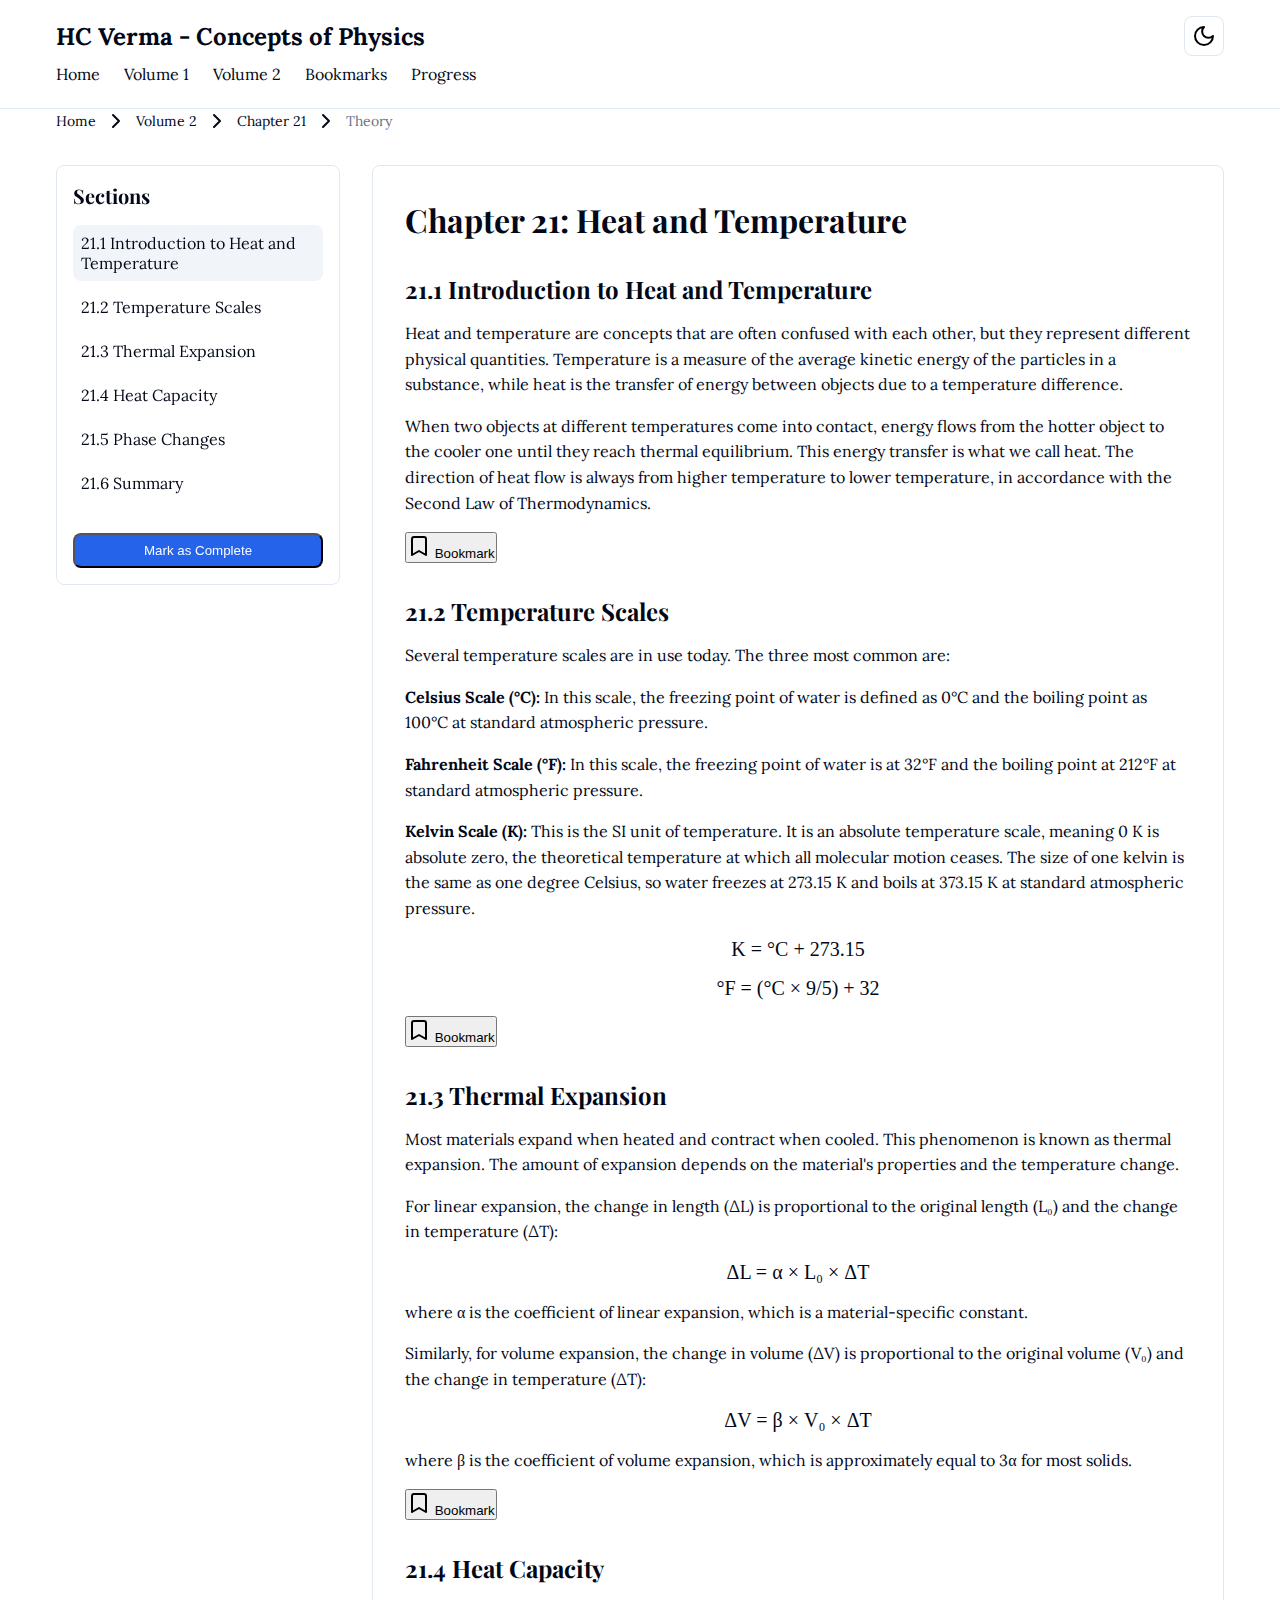
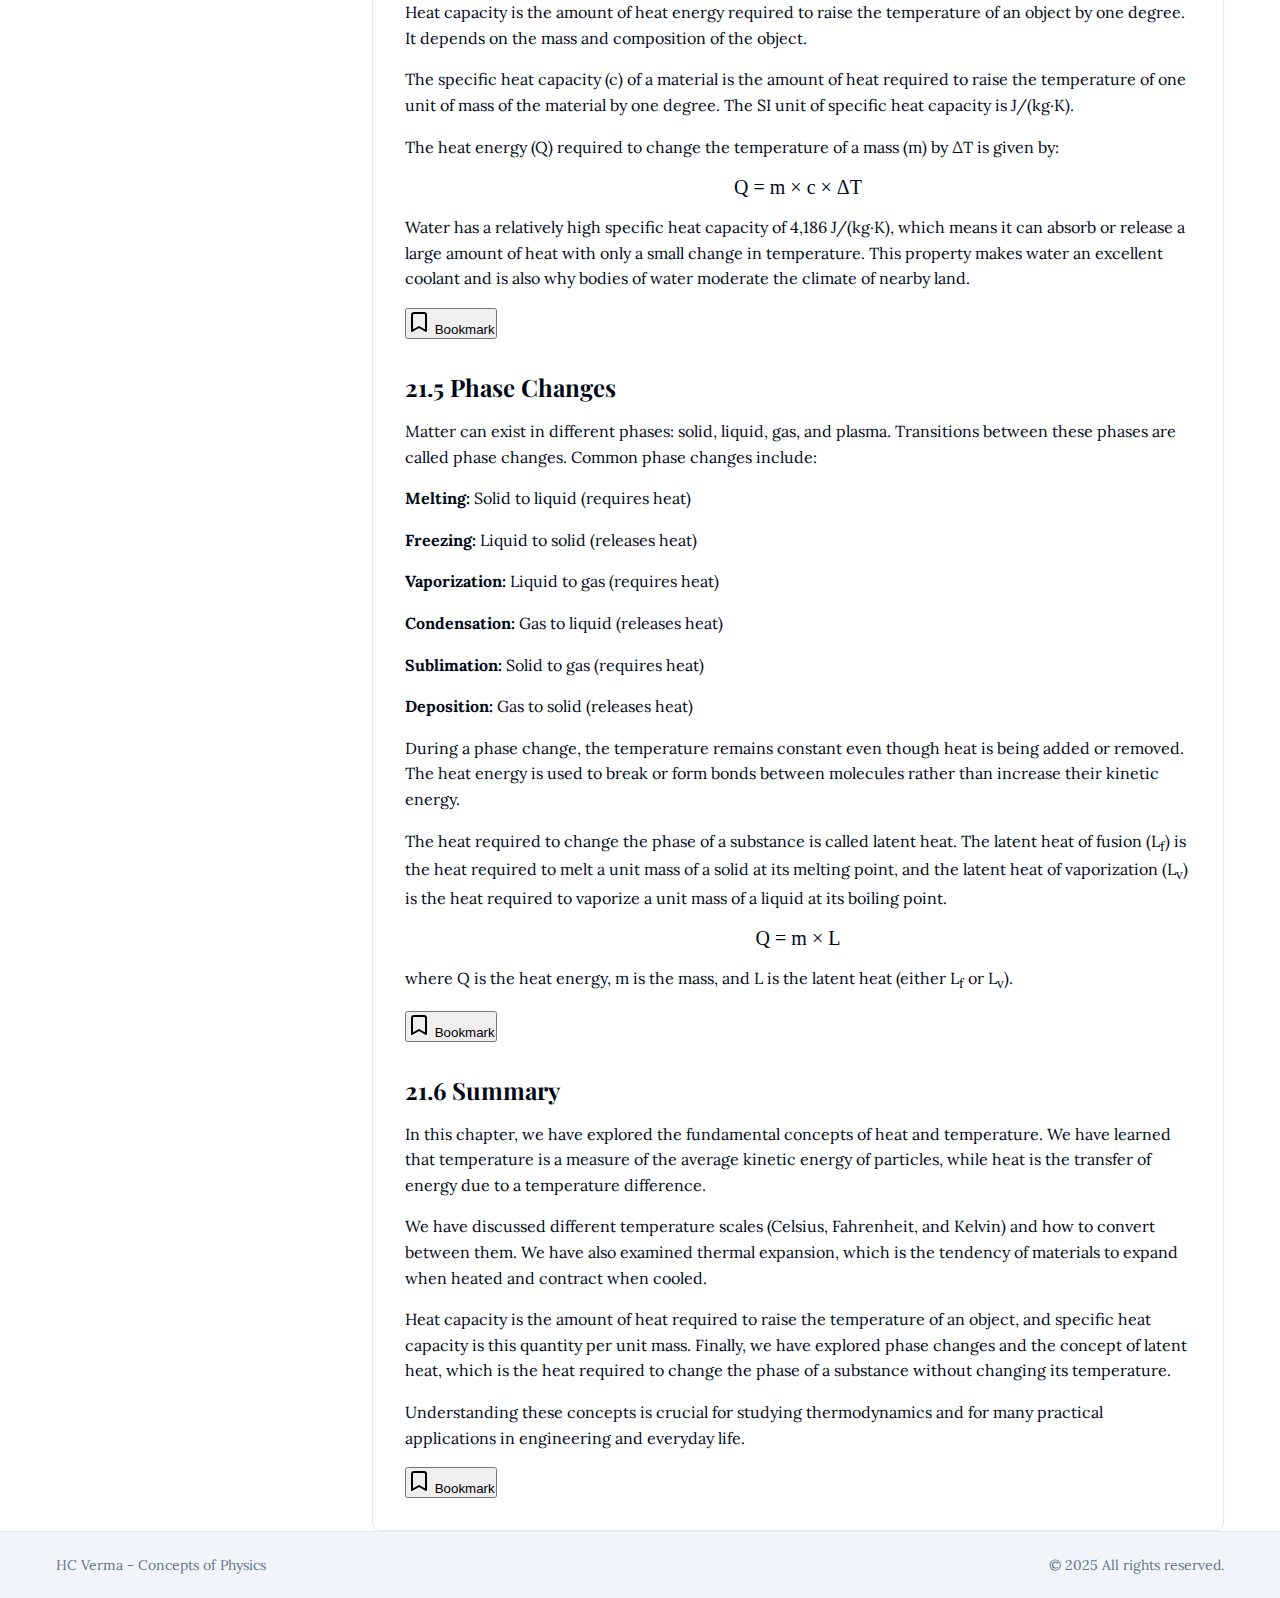
<file: hcv_website_dist/public/theory21.html>
<!DOCTYPE html>
<html lang="en">
<head>
    <meta charset="UTF-8">
    <meta name="viewport" content="width=device-width, initial-scale=1.0">
    <title>HC Verma Physics - Theory Chapter 21</title>
    <link href="https://fonts.googleapis.com/css2?family=Playfair+Display:wght@400;700&family=Lora:wght@400;500;600&display=swap" rel="stylesheet">
    <link rel="stylesheet" href="static/css/styles.css">
</head>
<body>
    <header>
        <div class="container">
            <div class="header-content">
                <div class="logo">HC Verma - Concepts of Physics</div>
                <button class="theme-toggle" id="theme-toggle" aria-label="Toggle theme">
                    <svg xmlns="http://www.w3.org/2000/svg" width="24" height="24" viewBox="0 0 24 24" fill="none" stroke="currentColor" stroke-width="2" stroke-linecap="round" stroke-linejoin="round" class="icon moon-icon">
                        <path d="M12 3a6 6 0 0 0 9 9 9 9 0 1 1-9-9Z"></path>
                    </svg>
                    <svg xmlns="http://www.w3.org/2000/svg" width="24" height="24" viewBox="0 0 24 24" fill="none" stroke="currentColor" stroke-width="2" stroke-linecap="round" stroke-linejoin="round" class="icon sun-icon" style="display: none;">
                        <circle cx="12" cy="12" r="4"></circle>
                        <path d="M12 2v2"></path>
                        <path d="M12 20v2"></path>
                        <path d="m4.93 4.93 1.41 1.41"></path>
                        <path d="m17.66 17.66 1.41 1.41"></path>
                        <path d="M2 12h2"></path>
                        <path d="M20 12h2"></path>
                        <path d="m6.34 17.66-1.41 1.41"></path>
                        <path d="m19.07 4.93-1.41 1.41"></path>
                    </svg>
                </button>
            </div>
            <nav>
                <ul>
                    <li><a href="index.html">Home</a></li>
                    <li><a href="volume1.html">Volume 1</a></li>
                    <li><a href="volume2.html">Volume 2</a></li>
                    <li><a href="bookmarks.html">Bookmarks</a></li>
                    <li><a href="progress.html">Progress</a></li>
                </ul>
            </nav>
        </div>
    </header>

    <main class="container">
        <div class="breadcrumb">
            <a href="index.html">Home</a>
            <svg xmlns="http://www.w3.org/2000/svg" width="16" height="16" viewBox="0 0 24 24" fill="none" stroke="currentColor" stroke-width="2" stroke-linecap="round" stroke-linejoin="round" class="icon">
                <path d="m9 18 6-6-6-6"/>
            </svg>
            <a href="volume2.html">Volume 2</a>
            <svg xmlns="http://www.w3.org/2000/svg" width="16" height="16" viewBox="0 0 24 24" fill="none" stroke="currentColor" stroke-width="2" stroke-linecap="round" stroke-linejoin="round" class="icon">
                <path d="m9 18 6-6-6-6"/>
            </svg>
            <a href="chapter21.html">Chapter 21</a>
            <svg xmlns="http://www.w3.org/2000/svg" width="16" height="16" viewBox="0 0 24 24" fill="none" stroke="currentColor" stroke-width="2" stroke-linecap="round" stroke-linejoin="round" class="icon">
                <path d="m9 18 6-6-6-6"/>
            </svg>
            <span>Theory</span>
        </div>
        
        <div class="theory-container">
            <aside class="theory-nav">
                <h3>Sections</h3>
                <div class="theory-nav-items">
                    <a href="#introduction" class="theory-nav-item active">21.1 Introduction to Heat and Temperature</a>
                    <a href="#temperature-scales" class="theory-nav-item">21.2 Temperature Scales</a>
                    <a href="#thermal-expansion" class="theory-nav-item">21.3 Thermal Expansion</a>
                    <a href="#heat-capacity" class="theory-nav-item">21.4 Heat Capacity</a>
                    <a href="#phase-changes" class="theory-nav-item">21.5 Phase Changes</a>
                    <a href="#summary" class="theory-nav-item">21.6 Summary</a>
                </div>
                <button id="mark-complete" class="btn" style="margin-top: 2rem; width: 100%;">Mark as Complete</button>
            </aside>
            
            <article class="theory-content">
                <h1>Chapter 21: Heat and Temperature</h1>
                
                <section id="introduction">
                    <h2>21.1 Introduction to Heat and Temperature</h2>
                    <p>Heat and temperature are concepts that are often confused with each other, but they represent different physical quantities. Temperature is a measure of the average kinetic energy of the particles in a substance, while heat is the transfer of energy between objects due to a temperature difference.</p>
                    
                    <p>When two objects at different temperatures come into contact, energy flows from the hotter object to the cooler one until they reach thermal equilibrium. This energy transfer is what we call heat. The direction of heat flow is always from higher temperature to lower temperature, in accordance with the Second Law of Thermodynamics.</p>
                    
                    <button class="bookmark-section" data-section="21.1" data-title="21.1 Introduction to Heat and Temperature">
                        <svg xmlns="http://www.w3.org/2000/svg" width="16" height="16" viewBox="0 0 24 24" fill="none" stroke="currentColor" stroke-width="2" stroke-linecap="round" stroke-linejoin="round" class="icon">
                            <path d="m19 21-7-4-7 4V5a2 2 0 0 1 2-2h10a2 2 0 0 1 2 2v16z"></path>
                        </svg>
                        <span>Bookmark</span>
                    </button>
                </section>
                
                <section id="temperature-scales">
                    <h2>21.2 Temperature Scales</h2>
                    <p>Several temperature scales are in use today. The three most common are:</p>
                    
                    <p><strong>Celsius Scale (°C):</strong> In this scale, the freezing point of water is defined as 0°C and the boiling point as 100°C at standard atmospheric pressure.</p>
                    
                    <p><strong>Fahrenheit Scale (°F):</strong> In this scale, the freezing point of water is at 32°F and the boiling point at 212°F at standard atmospheric pressure.</p>
                    
                    <p><strong>Kelvin Scale (K):</strong> This is the SI unit of temperature. It is an absolute temperature scale, meaning 0 K is absolute zero, the theoretical temperature at which all molecular motion ceases. The size of one kelvin is the same as one degree Celsius, so water freezes at 273.15 K and boils at 373.15 K at standard atmospheric pressure.</p>
                    
                    <div class="equation">
                        K = °C + 273.15
                    </div>
                    
                    <div class="equation">
                        °F = (°C × 9/5) + 32
                    </div>
                    
                    <button class="bookmark-section" data-section="21.2" data-title="21.2 Temperature Scales">
                        <svg xmlns="http://www.w3.org/2000/svg" width="16" height="16" viewBox="0 0 24 24" fill="none" stroke="currentColor" stroke-width="2" stroke-linecap="round" stroke-linejoin="round" class="icon">
                            <path d="m19 21-7-4-7 4V5a2 2 0 0 1 2-2h10a2 2 0 0 1 2 2v16z"></path>
                        </svg>
                        <span>Bookmark</span>
                    </button>
                </section>
                
                <section id="thermal-expansion">
                    <h2>21.3 Thermal Expansion</h2>
                    <p>Most materials expand when heated and contract when cooled. This phenomenon is known as thermal expansion. The amount of expansion depends on the material's properties and the temperature change.</p>
                    
                    <p>For linear expansion, the change in length (ΔL) is proportional to the original length (L₀) and the change in temperature (ΔT):</p>
                    
                    <div class="equation">
                        ΔL = α × L₀ × ΔT
                    </div>
                    
                    <p>where α is the coefficient of linear expansion, which is a material-specific constant.</p>
                    
                    <p>Similarly, for volume expansion, the change in volume (ΔV) is proportional to the original volume (V₀) and the change in temperature (ΔT):</p>
                    
                    <div class="equation">
                        ΔV = β × V₀ × ΔT
                    </div>
                    
                    <p>where β is the coefficient of volume expansion, which is approximately equal to 3α for most solids.</p>
                    
                    <button class="bookmark-section" data-section="21.3" data-title="21.3 Thermal Expansion">
                        <svg xmlns="http://www.w3.org/2000/svg" width="16" height="16" viewBox="0 0 24 24" fill="none" stroke="currentColor" stroke-width="2" stroke-linecap="round" stroke-linejoin="round" class="icon">
                            <path d="m19 21-7-4-7 4V5a2 2 0 0 1 2-2h10a2 2 0 0 1 2 2v16z"></path>
                        </svg>
                        <span>Bookmark</span>
                    </button>
                </section>
                
                <section id="heat-capacity">
                    <h2>21.4 Heat Capacity</h2>
                    <p>Heat capacity is the amount of heat energy required to raise the temperature of an object by one degree. It depends on the mass and composition of the object.</p>
                    
                    <p>The specific heat capacity (c) of a material is the amount of heat required to raise the temperature of one unit of mass of the material by one degree. The SI unit of specific heat capacity is J/(kg·K).</p>
                    
                    <p>The heat energy (Q) required to change the temperature of a mass (m) by ΔT is given by:</p>
                    
                    <div class="equation">
                        Q = m × c × ΔT
                    </div>
                    
                    <p>Water has a relatively high specific heat capacity of 4,186 J/(kg·K), which means it can absorb or release a large amount of heat with only a small change in temperature. This property makes water an excellent coolant and is also why bodies of water moderate the climate of nearby land.</p>
                    
                    <button class="bookmark-section" data-section="21.4" data-title="21.4 Heat Capacity">
                        <svg xmlns="http://www.w3.org/2000/svg" width="16" height="16" viewBox="0 0 24 24" fill="none" stroke="currentColor" stroke-width="2" stroke-linecap="round" stroke-linejoin="round" class="icon">
                            <path d="m19 21-7-4-7 4V5a2 2 0 0 1 2-2h10a2 2 0 0 1 2 2v16z"></path>
                        </svg>
                        <span>Bookmark</span>
                    </button>
                </section>
                
                <section id="phase-changes">
                    <h2>21.5 Phase Changes</h2>
                    <p>Matter can exist in different phases: solid, liquid, gas, and plasma. Transitions between these phases are called phase changes. Common phase changes include:</p>
                    
                    <p><strong>Melting:</strong> Solid to liquid (requires heat)</p>
                    <p><strong>Freezing:</strong> Liquid to solid (releases heat)</p>
                    <p><strong>Vaporization:</strong> Liquid to gas (requires heat)</p>
                    <p><strong>Condensation:</strong> Gas to liquid (releases heat)</p>
                    <p><strong>Sublimation:</strong> Solid to gas (requires heat)</p>
                    <p><strong>Deposition:</strong> Gas to solid (releases heat)</p>
                    
                    <p>During a phase change, the temperature remains constant even though heat is being added or removed. The heat energy is used to break or form bonds between molecules rather than increase their kinetic energy.</p>
                    
                    <p>The heat required to change the phase of a substance is called latent heat. The latent heat of fusion (L<sub>f</sub>) is the heat required to melt a unit mass of a solid at its melting point, and the latent heat of vaporization (L<sub>v</sub>) is the heat required to vaporize a unit mass of a liquid at its boiling point.</p>
                    
                    <div class="equation">
                        Q = m × L
                    </div>
                    
                    <p>where Q is the heat energy, m is the mass, and L is the latent heat (either L<sub>f</sub> or L<sub>v</sub>).</p>
                    
                    <button class="bookmark-section" data-section="21.5" data-title="21.5 Phase Changes">
                        <svg xmlns="http://www.w3.org/2000/svg" width="16" height="16" viewBox="0 0 24 24" fill="none" stroke="currentColor" stroke-width="2" stroke-linecap="round" stroke-linejoin="round" class="icon">
                            <path d="m19 21-7-4-7 4V5a2 2 0 0 1 2-2h10a2 2 0 0 1 2 2v16z"></path>
                        </svg>
                        <span>Bookmark</span>
                    </button>
                </section>
                
                <section id="summary">
                    <h2>21.6 Summary</h2>
                    <p>In this chapter, we have explored the fundamental concepts of heat and temperature. We have learned that temperature is a measure of the average kinetic energy of particles, while heat is the transfer of energy due to a temperature difference.</p>
                    
                    <p>We have discussed different temperature scales (Celsius, Fahrenheit, and Kelvin) and how to convert between them. We have also examined thermal expansion, which is the tendency of materials to expand when heated and contract when cooled.</p>
                    
                    <p>Heat capacity is the amount of heat required to raise the temperature of an object, and specific heat capacity is this quantity per unit mass. Finally, we have explored phase changes and the concept of latent heat, which is the heat required to change the phase of a substance without changing its temperature.</p>
                    
                    <p>Understanding these concepts is crucial for studying thermodynamics and for many practical applications in engineering and everyday life.</p>
                    
                    <button class="bookmark-section" data-section="21.6" data-title="21.6 Summary">
                        <svg xmlns="http://www.w3.org/2000/svg" width="16" height="16" viewBox="0 0 24 24" fill="none" stroke="currentColor" stroke-width="2" stroke-linecap="round" stroke-linejoin="round" class="icon">
                            <path d="m19 21-7-4-7 4V5a2 2 0 0 1 2-2h10a2 2 0 0 1 2 2v16z"></path>
                        </svg>
                        <span>Bookmark</span>
                    </button>
                </section>
            </article>
        </div>
    </main>

    <footer>
        <div class="container">
            <div class="footer-content">
                <div class="footer-text">
                    <p>HC Verma - Concepts of Physics</p>
                </div>
                <div class="footer-text">
                    <p>&copy; 2025 All rights reserved.</p>
                </div>
            </div>
        </div>
    </footer>

    <script src="static/js/theme.js"></script>
    <script>
        document.addEventListener('DOMContentLoaded', function() {
            // Section navigation
            const sectionLinks = document.querySelectorAll('.theory-nav-item');
            const sections = document.querySelectorAll('.theory-content section');
            
            sectionLinks.forEach(link => {
                link.addEventListener('click', function(e) {
                    e.preventDefault();
                    
                    // Remove active class from all links
                    sectionLinks.forEach(l => l.classList.remove('active'));
                    
                    // Add active class to clicked link
                    this.classList.add('active');
                    
                    // Scroll to section
                    const targetId = this.getAttribute('href').substring(1);
                    const targetSection = document.getElementById(targetId);
                    
                    if (targetSection) {
                        targetSection.scrollIntoView({ behavior: 'smooth' });
                    }
                });
            });
            
            // Bookmark functionality
            const bookmarkButtons = document.querySelectorAll('.bookmark-section');
            
            bookmarkButtons.forEach(button => {
                const section = button.dataset.section;
                const title = button.dataset.title;
                const bookmarkId = `theory-2-21-${section}`;
                
                // Check if already bookmarked
                const bookmarks = JSON.parse(localStorage.getItem('hcv-bookmarks') || '[]');
                const isBookmarked = bookmarks.some(bookmark => bookmark.id === bookmarkId);
                
                if (isBookmarked) {
                    button.querySelector('svg').setAttribute('fill', 'currentColor');
                    button.querySelector('span').textContent = 'Bookmarked';
                }
                
                button.addEventListener('click', function() {
                    const bookmarks = JSON.parse(localStorage.getItem('hcv-bookmarks') || '[]');
                    const existingIndex = bookmarks.findIndex(bookmark => bookmark.id === bookmarkId);
                    
                    if (existingIndex >= 0) {
                        // Remove bookmark
                        bookmarks.splice(existingIndex, 1);
                        this.querySelector('svg').setAttribute('fill', 'none');
                        this.querySelector('span').textContent = 'Bookmark';
                    } else {
                        // Add bookmark
                        bookmarks.push({
                            id: bookmarkId,
                            type: 'theory',
                            volumeId: '2',
                            chapterId: '21',
                            sectionId: section,
                            title: title,
                            timestamp: Date.now()
                        });
                        this.querySelector('svg').setAttribute('fill', 'currentColor');
                        this.querySelector('span').textContent = 'Bookmarked';
                    }
                    
                    localStorage.setItem('hcv-bookmarks', JSON.stringify(bookmarks));
                });
            });
            
            // Progress tracking
            const markCompleteButton = document.getElementById('mark-complete');
            
            markCompleteButton.addEventListener('click', function() {
                // Get current progress
                const progress = JSON.parse(localStorage.getItem('hcv-progress') || '{}');
                const chapterId = '2-21'; // Volume 2, Chapter 21
                
                // Initialize chapter progress if not exists
                if (!progress[chapterId]) {
                    progress[chapterId] = { theory: 0, practice: 0 };
                }
                
                // Toggle completion status
                if (progress[chapterId].theory < 1) {
                    progress[chapterId].theory = 1;
                    this.textContent = 'Completed';
                    this.classList.add('completed');
                } else {
                    progress[chapterId].theory = 0;
                    this.textContent = 'Mark as Complete';
                    this.classList.remove('completed');
                }
                
                // Save updated progress
                localStorage.setItem('hcv-progress', JSON.stringify(progress));
            });
            
            // Check initial completion status
            const progress = JSON.parse(localStorage.getItem('hcv-progress') || '{}');
            const chapterId = '2-21'; // Volume 2, Chapter 21
            
            if (progress[chapterId] && progress[chapterId].theory >= 1) {
                markCompleteButton.textContent = 'Completed';
                markCompleteButton.classList.add('completed');
            }
        });
    </script>
</body>
</html>
</file>
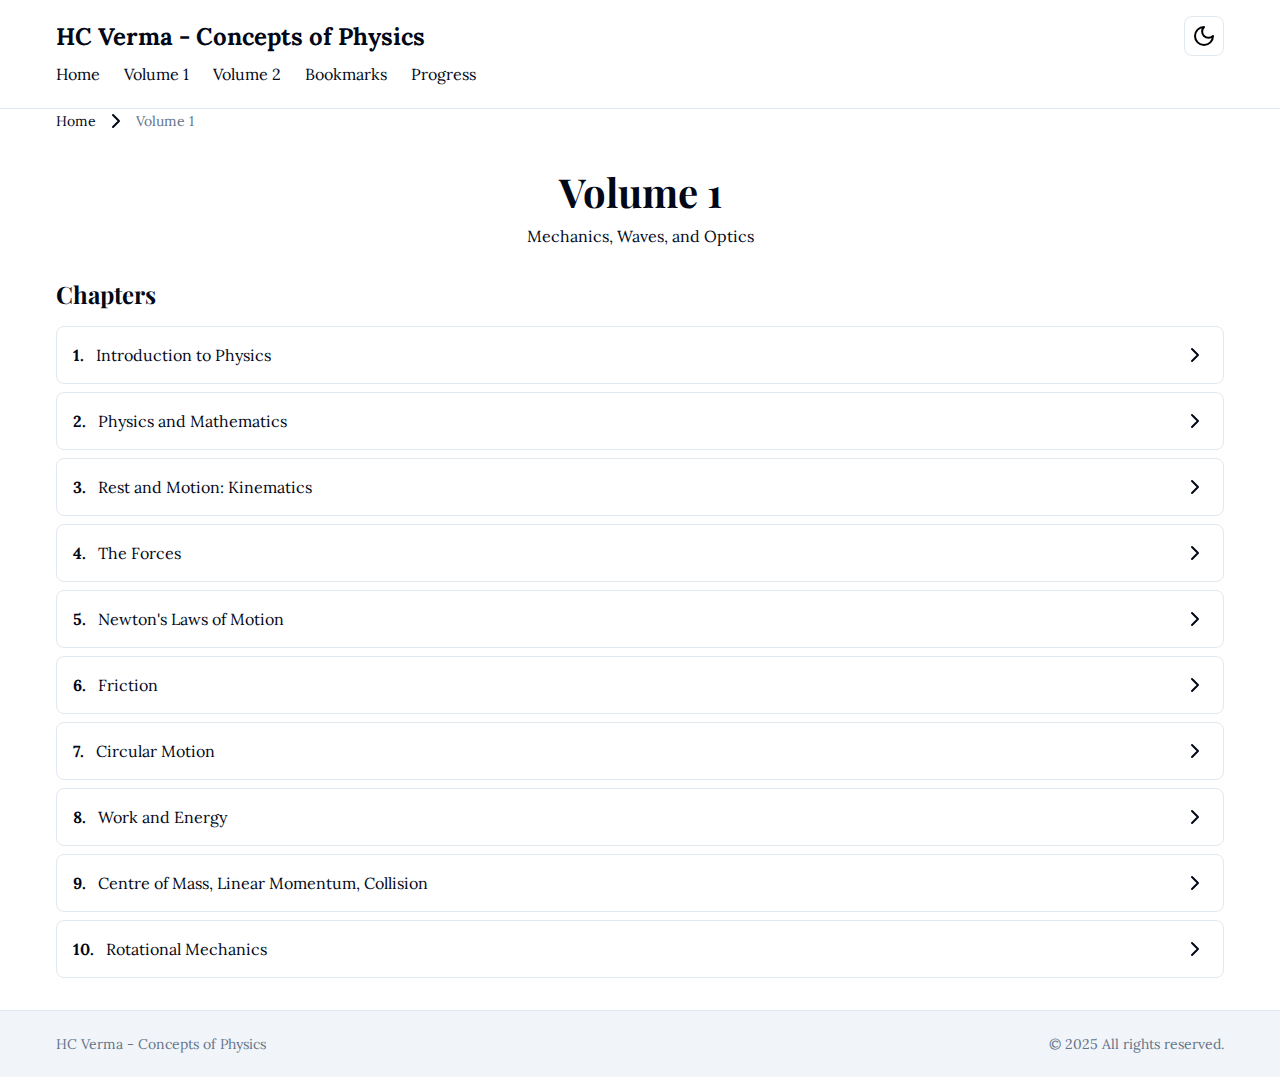
<file: hcv_website_dist/public/volume1.html>
<!DOCTYPE html>
<html lang="en">
<head>
    <meta charset="UTF-8">
    <meta name="viewport" content="width=device-width, initial-scale=1.0">
    <title>HC Verma Physics - Volume 1</title>
    <link href="https://fonts.googleapis.com/css2?family=Playfair+Display:wght@400;700&family=Lora:wght@400;500;600&display=swap" rel="stylesheet">
    <link rel="stylesheet" href="static/css/styles.css">
</head>
<body>
    <header>
        <div class="container">
            <div class="header-content">
                <div class="logo">HC Verma - Concepts of Physics</div>
                <button class="theme-toggle" id="theme-toggle" aria-label="Toggle theme">
                    <svg xmlns="http://www.w3.org/2000/svg" width="24" height="24" viewBox="0 0 24 24" fill="none" stroke="currentColor" stroke-width="2" stroke-linecap="round" stroke-linejoin="round" class="icon moon-icon">
                        <path d="M12 3a6 6 0 0 0 9 9 9 9 0 1 1-9-9Z"></path>
                    </svg>
                    <svg xmlns="http://www.w3.org/2000/svg" width="24" height="24" viewBox="0 0 24 24" fill="none" stroke="currentColor" stroke-width="2" stroke-linecap="round" stroke-linejoin="round" class="icon sun-icon" style="display: none;">
                        <circle cx="12" cy="12" r="4"></circle>
                        <path d="M12 2v2"></path>
                        <path d="M12 20v2"></path>
                        <path d="m4.93 4.93 1.41 1.41"></path>
                        <path d="m17.66 17.66 1.41 1.41"></path>
                        <path d="M2 12h2"></path>
                        <path d="M20 12h2"></path>
                        <path d="m6.34 17.66-1.41 1.41"></path>
                        <path d="m19.07 4.93-1.41 1.41"></path>
                    </svg>
                </button>
            </div>
            <nav>
                <ul>
                    <li><a href="index.html">Home</a></li>
                    <li><a href="volume1.html">Volume 1</a></li>
                    <li><a href="volume2.html">Volume 2</a></li>
                    <li><a href="bookmarks.html">Bookmarks</a></li>
                    <li><a href="progress.html">Progress</a></li>
                </ul>
            </nav>
        </div>
    </header>

    <main class="container">
        <div class="breadcrumb">
            <a href="index.html">Home</a>
            <svg xmlns="http://www.w3.org/2000/svg" width="16" height="16" viewBox="0 0 24 24" fill="none" stroke="currentColor" stroke-width="2" stroke-linecap="round" stroke-linejoin="round" class="icon">
                <path d="m9 18 6-6-6-6"/>
            </svg>
            <span>Volume 1</span>
        </div>
        
        <section class="volume-header">
            <h1>Volume 1</h1>
            <p>Mechanics, Waves, and Optics</p>
        </section>
        
        <section class="chapters-list">
            <h2>Chapters</h2>
            <div class="chapters">
                <a href="chapter1.html" class="chapter-item">
                    <div class="chapter-content">
                        <span class="chapter-number">1.</span> Introduction to Physics
                    </div>
                    <svg xmlns="http://www.w3.org/2000/svg" width="20" height="20" viewBox="0 0 24 24" fill="none" stroke="currentColor" stroke-width="2" stroke-linecap="round" stroke-linejoin="round" class="icon">
                        <path d="m9 18 6-6-6-6"/>
                    </svg>
                </a>
                
                <a href="chapter2.html" class="chapter-item">
                    <div class="chapter-content">
                        <span class="chapter-number">2.</span> Physics and Mathematics
                    </div>
                    <svg xmlns="http://www.w3.org/2000/svg" width="20" height="20" viewBox="0 0 24 24" fill="none" stroke="currentColor" stroke-width="2" stroke-linecap="round" stroke-linejoin="round" class="icon">
                        <path d="m9 18 6-6-6-6"/>
                    </svg>
                </a>
                
                <a href="chapter3.html" class="chapter-item">
                    <div class="chapter-content">
                        <span class="chapter-number">3.</span> Rest and Motion: Kinematics
                    </div>
                    <svg xmlns="http://www.w3.org/2000/svg" width="20" height="20" viewBox="0 0 24 24" fill="none" stroke="currentColor" stroke-width="2" stroke-linecap="round" stroke-linejoin="round" class="icon">
                        <path d="m9 18 6-6-6-6"/>
                    </svg>
                </a>
                
                <a href="chapter4.html" class="chapter-item">
                    <div class="chapter-content">
                        <span class="chapter-number">4.</span> The Forces
                    </div>
                    <svg xmlns="http://www.w3.org/2000/svg" width="20" height="20" viewBox="0 0 24 24" fill="none" stroke="currentColor" stroke-width="2" stroke-linecap="round" stroke-linejoin="round" class="icon">
                        <path d="m9 18 6-6-6-6"/>
                    </svg>
                </a>
                
                <a href="chapter5.html" class="chapter-item">
                    <div class="chapter-content">
                        <span class="chapter-number">5.</span> Newton's Laws of Motion
                    </div>
                    <svg xmlns="http://www.w3.org/2000/svg" width="20" height="20" viewBox="0 0 24 24" fill="none" stroke="currentColor" stroke-width="2" stroke-linecap="round" stroke-linejoin="round" class="icon">
                        <path d="m9 18 6-6-6-6"/>
                    </svg>
                </a>
                
                <a href="chapter6.html" class="chapter-item">
                    <div class="chapter-content">
                        <span class="chapter-number">6.</span> Friction
                    </div>
                    <svg xmlns="http://www.w3.org/2000/svg" width="20" height="20" viewBox="0 0 24 24" fill="none" stroke="currentColor" stroke-width="2" stroke-linecap="round" stroke-linejoin="round" class="icon">
                        <path d="m9 18 6-6-6-6"/>
                    </svg>
                </a>
                
                <a href="chapter7.html" class="chapter-item">
                    <div class="chapter-content">
                        <span class="chapter-number">7.</span> Circular Motion
                    </div>
                    <svg xmlns="http://www.w3.org/2000/svg" width="20" height="20" viewBox="0 0 24 24" fill="none" stroke="currentColor" stroke-width="2" stroke-linecap="round" stroke-linejoin="round" class="icon">
                        <path d="m9 18 6-6-6-6"/>
                    </svg>
                </a>
                
                <a href="chapter8.html" class="chapter-item">
                    <div class="chapter-content">
                        <span class="chapter-number">8.</span> Work and Energy
                    </div>
                    <svg xmlns="http://www.w3.org/2000/svg" width="20" height="20" viewBox="0 0 24 24" fill="none" stroke="currentColor" stroke-width="2" stroke-linecap="round" stroke-linejoin="round" class="icon">
                        <path d="m9 18 6-6-6-6"/>
                    </svg>
                </a>
                
                <a href="chapter9.html" class="chapter-item">
                    <div class="chapter-content">
                        <span class="chapter-number">9.</span> Centre of Mass, Linear Momentum, Collision
                    </div>
                    <svg xmlns="http://www.w3.org/2000/svg" width="20" height="20" viewBox="0 0 24 24" fill="none" stroke="currentColor" stroke-width="2" stroke-linecap="round" stroke-linejoin="round" class="icon">
                        <path d="m9 18 6-6-6-6"/>
                    </svg>
                </a>
                
                <a href="chapter10.html" class="chapter-item">
                    <div class="chapter-content">
                        <span class="chapter-number">10.</span> Rotational Mechanics
                    </div>
                    <svg xmlns="http://www.w3.org/2000/svg" width="20" height="20" viewBox="0 0 24 24" fill="none" stroke="currentColor" stroke-width="2" stroke-linecap="round" stroke-linejoin="round" class="icon">
                        <path d="m9 18 6-6-6-6"/>
                    </svg>
                </a>
            </div>
        </section>
    </main>

    <footer>
        <div class="container">
            <div class="footer-content">
                <div class="footer-text">
                    <p>HC Verma - Concepts of Physics</p>
                </div>
                <div class="footer-text">
                    <p>&copy; 2025 All rights reserved.</p>
                </div>
            </div>
        </div>
    </footer>

    <script src="static/js/theme.js"></script>
</body>
</html>
</file>
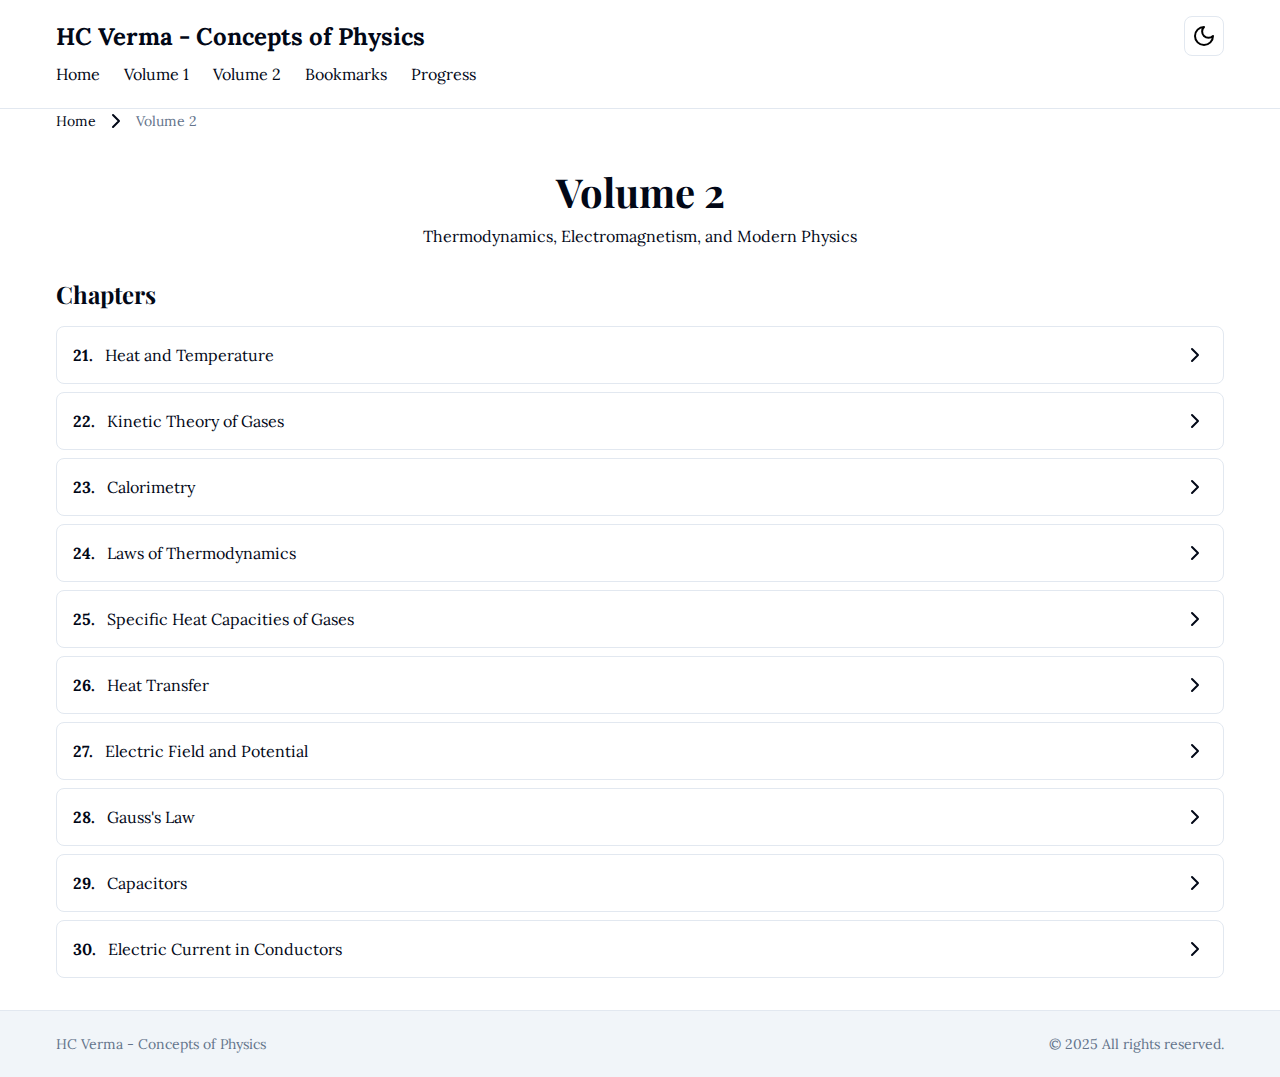
<file: hcv_website_dist/public/volume2.html>
<!DOCTYPE html>
<html lang="en">
<head>
    <meta charset="UTF-8">
    <meta name="viewport" content="width=device-width, initial-scale=1.0">
    <title>HC Verma Physics - Volume 2</title>
    <link href="https://fonts.googleapis.com/css2?family=Playfair+Display:wght@400;700&family=Lora:wght@400;500;600&display=swap" rel="stylesheet">
    <link rel="stylesheet" href="static/css/styles.css">
</head>
<body>
    <header>
        <div class="container">
            <div class="header-content">
                <div class="logo">HC Verma - Concepts of Physics</div>
                <button class="theme-toggle" id="theme-toggle" aria-label="Toggle theme">
                    <svg xmlns="http://www.w3.org/2000/svg" width="24" height="24" viewBox="0 0 24 24" fill="none" stroke="currentColor" stroke-width="2" stroke-linecap="round" stroke-linejoin="round" class="icon moon-icon">
                        <path d="M12 3a6 6 0 0 0 9 9 9 9 0 1 1-9-9Z"></path>
                    </svg>
                    <svg xmlns="http://www.w3.org/2000/svg" width="24" height="24" viewBox="0 0 24 24" fill="none" stroke="currentColor" stroke-width="2" stroke-linecap="round" stroke-linejoin="round" class="icon sun-icon" style="display: none;">
                        <circle cx="12" cy="12" r="4"></circle>
                        <path d="M12 2v2"></path>
                        <path d="M12 20v2"></path>
                        <path d="m4.93 4.93 1.41 1.41"></path>
                        <path d="m17.66 17.66 1.41 1.41"></path>
                        <path d="M2 12h2"></path>
                        <path d="M20 12h2"></path>
                        <path d="m6.34 17.66-1.41 1.41"></path>
                        <path d="m19.07 4.93-1.41 1.41"></path>
                    </svg>
                </button>
            </div>
            <nav>
                <ul>
                    <li><a href="index.html">Home</a></li>
                    <li><a href="volume1.html">Volume 1</a></li>
                    <li><a href="volume2.html">Volume 2</a></li>
                    <li><a href="bookmarks.html">Bookmarks</a></li>
                    <li><a href="progress.html">Progress</a></li>
                </ul>
            </nav>
        </div>
    </header>

    <main class="container">
        <div class="breadcrumb">
            <a href="index.html">Home</a>
            <svg xmlns="http://www.w3.org/2000/svg" width="16" height="16" viewBox="0 0 24 24" fill="none" stroke="currentColor" stroke-width="2" stroke-linecap="round" stroke-linejoin="round" class="icon">
                <path d="m9 18 6-6-6-6"/>
            </svg>
            <span>Volume 2</span>
        </div>
        
        <section class="volume-header">
            <h1>Volume 2</h1>
            <p>Thermodynamics, Electromagnetism, and Modern Physics</p>
        </section>
        
        <section class="chapters-list">
            <h2>Chapters</h2>
            <div class="chapters">
                <a href="chapter21.html" class="chapter-item">
                    <div class="chapter-content">
                        <span class="chapter-number">21.</span> Heat and Temperature
                    </div>
                    <svg xmlns="http://www.w3.org/2000/svg" width="20" height="20" viewBox="0 0 24 24" fill="none" stroke="currentColor" stroke-width="2" stroke-linecap="round" stroke-linejoin="round" class="icon">
                        <path d="m9 18 6-6-6-6"/>
                    </svg>
                </a>
                
                <a href="chapter22.html" class="chapter-item">
                    <div class="chapter-content">
                        <span class="chapter-number">22.</span> Kinetic Theory of Gases
                    </div>
                    <svg xmlns="http://www.w3.org/2000/svg" width="20" height="20" viewBox="0 0 24 24" fill="none" stroke="currentColor" stroke-width="2" stroke-linecap="round" stroke-linejoin="round" class="icon">
                        <path d="m9 18 6-6-6-6"/>
                    </svg>
                </a>
                
                <a href="chapter23.html" class="chapter-item">
                    <div class="chapter-content">
                        <span class="chapter-number">23.</span> Calorimetry
                    </div>
                    <svg xmlns="http://www.w3.org/2000/svg" width="20" height="20" viewBox="0 0 24 24" fill="none" stroke="currentColor" stroke-width="2" stroke-linecap="round" stroke-linejoin="round" class="icon">
                        <path d="m9 18 6-6-6-6"/>
                    </svg>
                </a>
                
                <a href="chapter24.html" class="chapter-item">
                    <div class="chapter-content">
                        <span class="chapter-number">24.</span> Laws of Thermodynamics
                    </div>
                    <svg xmlns="http://www.w3.org/2000/svg" width="20" height="20" viewBox="0 0 24 24" fill="none" stroke="currentColor" stroke-width="2" stroke-linecap="round" stroke-linejoin="round" class="icon">
                        <path d="m9 18 6-6-6-6"/>
                    </svg>
                </a>
                
                <a href="chapter25.html" class="chapter-item">
                    <div class="chapter-content">
                        <span class="chapter-number">25.</span> Specific Heat Capacities of Gases
                    </div>
                    <svg xmlns="http://www.w3.org/2000/svg" width="20" height="20" viewBox="0 0 24 24" fill="none" stroke="currentColor" stroke-width="2" stroke-linecap="round" stroke-linejoin="round" class="icon">
                        <path d="m9 18 6-6-6-6"/>
                    </svg>
                </a>
                
                <a href="chapter26.html" class="chapter-item">
                    <div class="chapter-content">
                        <span class="chapter-number">26.</span> Heat Transfer
                    </div>
                    <svg xmlns="http://www.w3.org/2000/svg" width="20" height="20" viewBox="0 0 24 24" fill="none" stroke="currentColor" stroke-width="2" stroke-linecap="round" stroke-linejoin="round" class="icon">
                        <path d="m9 18 6-6-6-6"/>
                    </svg>
                </a>
                
                <a href="chapter27.html" class="chapter-item">
                    <div class="chapter-content">
                        <span class="chapter-number">27.</span> Electric Field and Potential
                    </div>
                    <svg xmlns="http://www.w3.org/2000/svg" width="20" height="20" viewBox="0 0 24 24" fill="none" stroke="currentColor" stroke-width="2" stroke-linecap="round" stroke-linejoin="round" class="icon">
                        <path d="m9 18 6-6-6-6"/>
                    </svg>
                </a>
                
                <a href="chapter28.html" class="chapter-item">
                    <div class="chapter-content">
                        <span class="chapter-number">28.</span> Gauss's Law
                    </div>
                    <svg xmlns="http://www.w3.org/2000/svg" width="20" height="20" viewBox="0 0 24 24" fill="none" stroke="currentColor" stroke-width="2" stroke-linecap="round" stroke-linejoin="round" class="icon">
                        <path d="m9 18 6-6-6-6"/>
                    </svg>
                </a>
                
                <a href="chapter29.html" class="chapter-item">
                    <div class="chapter-content">
                        <span class="chapter-number">29.</span> Capacitors
                    </div>
                    <svg xmlns="http://www.w3.org/2000/svg" width="20" height="20" viewBox="0 0 24 24" fill="none" stroke="currentColor" stroke-width="2" stroke-linecap="round" stroke-linejoin="round" class="icon">
                        <path d="m9 18 6-6-6-6"/>
                    </svg>
                </a>
                
                <a href="chapter30.html" class="chapter-item">
                    <div class="chapter-content">
                        <span class="chapter-number">30.</span> Electric Current in Conductors
                    </div>
                    <svg xmlns="http://www.w3.org/2000/svg" width="20" height="20" viewBox="0 0 24 24" fill="none" stroke="currentColor" stroke-width="2" stroke-linecap="round" stroke-linejoin="round" class="icon">
                        <path d="m9 18 6-6-6-6"/>
                    </svg>
                </a>
            </div>
        </section>
    </main>

    <footer>
        <div class="container">
            <div class="footer-content">
                <div class="footer-text">
                    <p>HC Verma - Concepts of Physics</p>
                </div>
                <div class="footer-text">
                    <p>&copy; 2025 All rights reserved.</p>
                </div>
            </div>
        </div>
    </footer>

    <script src="static/js/theme.js"></script>
</body>
</html>
</file>
<file: hcv_website_dist/public/static/css/styles.css>
body {
    font-family: 'Lora', Georgia, 'Times New Roman', serif;
    background-color: hsl(var(--background));
    color: hsl(var(--foreground));
    transition: background-color 0.3s, color 0.3s;
}

:root {
    --background: 0 0% 100%;
    --foreground: 222.2 84% 4.9%;
    --card: 0 0% 100%;
    --card-foreground: 222.2 84% 4.9%;
    --popover: 0 0% 100%;
    --popover-foreground: 222.2 84% 4.9%;
    --primary: 221.2 83.2% 53.3%;
    --primary-foreground: 210 40% 98%;
    --secondary: 210 40% 96.1%;
    --secondary-foreground: 222.2 47.4% 11.2%;
    --muted: 210 40% 96.1%;
    --muted-foreground: 215.4 16.3% 46.9%;
    --accent: 210 40% 96.1%;
    --accent-foreground: 222.2 47.4% 11.2%;
    --destructive: 0 84.2% 60.2%;
    --destructive-foreground: 210 40% 98%;
    --border: 214.3 31.8% 91.4%;
    --input: 214.3 31.8% 91.4%;
    --ring: 221.2 83.2% 53.3%;
    --radius: 0.5rem;
}

.dark {
    --background: 222.2 84% 4.9%;
    --foreground: 210 40% 98%;
    --card: 222.2 84% 4.9%;
    --card-foreground: 210 40% 98%;
    --popover: 222.2 84% 4.9%;
    --popover-foreground: 210 40% 98%;
    --primary: 217.2 91.2% 59.8%;
    --primary-foreground: 222.2 47.4% 11.2%;
    --secondary: 217.2 32.6% 17.5%;
    --secondary-foreground: 210 40% 98%;
    --muted: 217.2 32.6% 17.5%;
    --muted-foreground: 215 20.2% 65.1%;
    --accent: 217.2 32.6% 17.5%;
    --accent-foreground: 210 40% 98%;
    --destructive: 0 62.8% 30.6%;
    --destructive-foreground: 210 40% 98%;
    --border: 217.2 32.6% 17.5%;
    --input: 217.2 32.6% 17.5%;
    --ring: 224.3 76.3% 48%;
}

* {
    margin: 0;
    padding: 0;
    box-sizing: border-box;
}

h1, h2, h3, h4, h5, h6 {
    font-family: 'Playfair Display', Georgia, 'Times New Roman', serif;
}

.container {
    max-width: 1200px;
    margin: 0 auto;
    padding: 0 1rem;
}

header {
    border-bottom: 1px solid hsl(var(--border));
    padding: 1rem 0;
}

.header-content {
    display: flex;
    justify-content: space-between;
    align-items: center;
}

.logo {
    font-size: 1.5rem;
    font-weight: bold;
}

.theme-toggle {
    background: none;
    border: 1px solid hsl(var(--border));
    border-radius: var(--radius);
    width: 40px;
    height: 40px;
    cursor: pointer;
    display: flex;
    align-items: center;
    justify-content: center;
}

nav ul {
    display: flex;
    list-style: none;
    padding: 0.5rem 0;
}

nav ul li {
    margin-right: 1.5rem;
}

nav ul li a {
    text-decoration: none;
    color: hsl(var(--foreground));
}

nav ul li a:hover {
    color: hsl(var(--primary));
}

main {
    padding: 2rem 0;
}

.breadcrumb {
    display: flex;
    align-items: center;
    margin-bottom: 2rem;
    font-size: 0.875rem;
}

.breadcrumb a {
    color: hsl(var(--foreground));
    text-decoration: none;
}

.breadcrumb a:hover {
    color: hsl(var(--primary));
}

.breadcrumb svg {
    margin: 0 0.5rem;
}

.breadcrumb span {
    color: hsl(var(--muted-foreground));
}

.volume-header {
    text-align: center;
    margin-bottom: 2rem;
}

.volume-header h1 {
    font-size: 2.5rem;
    margin-bottom: 0.5rem;
}

.chapters-list {
    margin-bottom: 2rem;
}

.chapters-list h2 {
    margin-bottom: 1rem;
    font-size: 1.5rem;
}

.chapters {
    display: flex;
    flex-direction: column;
    gap: 0.5rem;
}

.chapter-item {
    display: flex;
    justify-content: space-between;
    align-items: center;
    padding: 1rem;
    border: 1px solid hsl(var(--border));
    border-radius: var(--radius);
    text-decoration: none;
    color: hsl(var(--foreground));
    transition: background-color 0.3s;
}

.chapter-item:hover {
    background-color: hsl(var(--muted));
}

.chapter-number {
    font-weight: bold;
    margin-right: 0.5rem;
}

.hero {
    text-align: center;
    padding: 2rem 0;
}

.hero h1 {
    font-size: 2.5rem;
    margin-bottom: 1rem;
}

.hero p {
    font-size: 1.25rem;
    max-width: 800px;
    margin: 0 auto;
}

.volumes {
    display: grid;
    grid-template-columns: repeat(auto-fit, minmax(300px, 1fr));
    gap: 2rem;
    margin-top: 2rem;
}

.volume-card {
    border: 1px solid hsl(var(--border));
    border-radius: var(--radius);
    overflow: hidden;
    transition: box-shadow 0.3s;
}

.volume-card:hover {
    box-shadow: 0 4px 12px rgba(0, 0, 0, 0.1);
}

.volume-icon {
    background-color: hsla(var(--primary), 0.1);
    padding: 2rem;
    display: flex;
    justify-content: center;
}

.volume-content {
    padding: 1.5rem;
}

.volume-content h2 {
    font-size: 1.5rem;
    margin-bottom: 0.5rem;
}

.volume-content p {
    margin-bottom: 1rem;
}

.btn {
    display: inline-block;
    background-color: hsl(var(--primary));
    color: hsl(var(--primary-foreground));
    padding: 0.5rem 1rem;
    border-radius: var(--radius);
    text-decoration: none;
    transition: background-color 0.3s;
}

.btn:hover {
    background-color: hsla(var(--primary), 0.9);
}

.progress-section {
    margin-top: 2rem;
    border: 1px solid hsl(var(--border));
    border-radius: var(--radius);
    padding: 1.5rem;
    background-color: hsla(var(--muted), 0.5);
}

.progress-section h2 {
    font-size: 1.5rem;
    margin-bottom: 1rem;
}

.progress-grid {
    display: grid;
    grid-template-columns: repeat(auto-fit, minmax(250px, 1fr));
    gap: 1rem;
}

.progress-item {
    background-color: hsl(var(--background));
    padding: 1rem;
    border-radius: var(--radius);
    border: 1px solid hsl(var(--border));
}

.progress-item h3 {
    margin-bottom: 0.5rem;
}

.progress-bar {
    width: 100%;
    height: 0.5rem;
    background-color: hsl(var(--muted));
    border-radius: 9999px;
    margin-top: 0.5rem;
}

.progress-value {
    height: 100%;
    border-radius: 9999px;
    background-color: hsl(var(--primary));
    width: 0%;
}

.bookmarks-section {
    margin-top: 2rem;
    border: 1px solid hsl(var(--border));
    border-radius: var(--radius);
    padding: 1.5rem;
    background-color: hsla(var(--muted), 0.5);
}

.bookmarks-header {
    display: flex;
    justify-content: space-between;
    align-items: center;
    margin-bottom: 1rem;
}

.bookmarks-header h2 {
    font-size: 1.5rem;
}

.bookmarks-header a {
    color: hsl(var(--primary));
    text-decoration: none;
    display: flex;
    align-items: center;
}

.bookmarks-empty {
    text-align: center;
    padding: 2rem 0;
}

.bookmarks-icon {
    margin: 0 auto 0.5rem;
    width: 48px;
    height: 48px;
    color: hsl(var(--muted-foreground));
}

footer {
    border-top: 1px solid hsl(var(--border));
    padding: 1.5rem 0;
    background-color: hsl(var(--muted));
}

.footer-content {
    display: flex;
    flex-direction: column;
    justify-content: space-between;
    align-items: center;
}

@media (min-width: 768px) {
    .footer-content {
        flex-direction: row;
    }
}

.footer-text {
    font-size: 0.875rem;
    color: hsl(var(--muted-foreground));
}

/* Icons */
.icon {
    width: 24px;
    height: 24px;
}

.icon-large {
    width: 96px;
    height: 96px;
}

/* Chapter page styles */
.chapter-header {
    text-align: center;
    margin-bottom: 2rem;
}

.chapter-header h1 {
    font-size: 2.5rem;
    margin-bottom: 0.5rem;
}

.chapter-options {
    display: grid;
    grid-template-columns: 1fr 1fr;
    gap: 2rem;
    margin-bottom: 2rem;
}

.chapter-option {
    border: 1px solid hsl(var(--border));
    border-radius: var(--radius);
    overflow: hidden;
    transition: box-shadow 0.3s;
}

.chapter-option:hover {
    box-shadow: 0 4px 12px rgba(0, 0, 0, 0.1);
}

.chapter-option-icon {
    background-color: hsla(var(--primary), 0.1);
    padding: 2rem;
    display: flex;
    justify-content: center;
}

.chapter-option-content {
    padding: 1.5rem;
}

.chapter-option-content h2 {
    font-size: 1.5rem;
    margin-bottom: 0.5rem;
}

.chapter-option-content p {
    margin-bottom: 1rem;
}

.chapter-progress {
    border: 1px solid hsl(var(--border));
    border-radius: var(--radius);
    padding: 1.5rem;
    background-color: hsla(var(--muted), 0.5);
}

.chapter-progress h2 {
    font-size: 1.5rem;
    margin-bottom: 1rem;
}

.chapter-progress-items {
    display: grid;
    grid-template-columns: 1fr 1fr;
    gap: 1rem;
}

/* Theory page styles */
.theory-container {
    display: grid;
    grid-template-columns: 1fr 3fr;
    gap: 2rem;
}

.theory-nav {
    position: sticky;
    top: 2rem;
    height: fit-content;
    border: 1px solid hsl(var(--border));
    border-radius: var(--radius);
    padding: 1rem;
}

.theory-nav h3 {
    margin-bottom: 1rem;
    font-size: 1.25rem;
}

.theory-nav-items {
    display: flex;
    flex-direction: column;
    gap: 0.5rem;
}

.theory-nav-item {
    padding: 0.5rem;
    border-radius: var(--radius);
    text-decoration: none;
    color: hsl(var(--foreground));
    transition: background-color 0.3s;
}

.theory-nav-item:hover, .theory-nav-item.active {
    background-color: hsl(var(--muted));
}

.theory-content {
    border: 1px solid hsl(var(--border));
    border-radius: var(--radius);
    padding: 2rem;
}

.theory-content h1 {
    font-size: 2rem;
    margin-bottom: 1rem;
}

.theory-content h2 {
    font-size: 1.5rem;
    margin: 2rem 0 1rem;
}

.theory-content p {
    margin-bottom: 1rem;
    line-height: 1.6;
}

.theory-content img {
    max-width: 100%;
    margin: 1rem 0;
    border-radius: var(--radius);
}

.theory-content .equation {
    display: flex;
    justify-content: center;
    margin: 1rem 0;
    font-family: 'Times New Roman', Times, serif;
    font-size: 1.25rem;
}

/* Practice page styles */
.practice-container {
    max-width: 800px;
    margin: 0 auto;
}

.practice-header {
    text-align: center;
    margin-bottom: 2rem;
}

.practice-header h1 {
    font-size: 2rem;
    margin-bottom: 0.5rem;
}

.practice-controls {
    display: flex;
    justify-content: space-between;
    margin-bottom: 2rem;
}

.practice-question {
    border: 1px solid hsl(var(--border));
    border-radius: var(--radius);
    padding: 2rem;
    margin-bottom: 2rem;
}

.practice-question h2 {
    font-size: 1.25rem;
    margin-bottom: 1rem;
}

.practice-question p {
    margin-bottom: 1rem;
    line-height: 1.6;
}

.practice-answer {
    border: 1px solid hsl(var(--border));
    border-radius: var(--radius);
    padding: 2rem;
    margin-top: 1rem;
    background-color: hsla(var(--muted), 0.5);
}

.practice-answer h3 {
    font-size: 1.25rem;
    margin-bottom: 1rem;
}

.practice-answer p {
    margin-bottom: 1rem;
    line-height: 1.6;
}

.practice-answer-toggle {
    background-color: hsl(var(--primary));
    color: hsl(var(--primary-foreground));
    padding: 0.5rem 1rem;
    border-radius: var(--radius);
    border: none;
    cursor: pointer;
    transition: background-color 0.3s;
    margin-top: 1rem;
}

.practice-answer-toggle:hover {
    background-color: hsla(var(--primary), 0.9);
}

/* Bookmarks page styles */
.bookmarks-list {
    display: flex;
    flex-direction: column;
    gap: 1rem;
}

.bookmark-item {
    border: 1px solid hsl(var(--border));
    border-radius: var(--radius);
    padding: 1rem;
    display: flex;
    justify-content: space-between;
    align-items: flex-start;
}

.bookmark-content h3 {
    font-size: 1.25rem;
    margin-bottom: 0.5rem;
}

.bookmark-meta {
    display: flex;
    gap: 0.5rem;
    font-size: 0.875rem;
    color: hsl(var(--muted-foreground));
}

.bookmark-actions button {
    background: none;
    border: none;
    cursor: pointer;
    color: hsl(var(--muted-foreground));
}

.bookmark-actions button:hover {
    color: hsl(var(--destructive));
}

/* Progress page styles */
.progress-overview {
    margin-bottom: 2rem;
}

.progress-overview h2 {
    font-size: 1.5rem;
    margin-bottom: 1rem;
}

.progress-volumes {
    display: grid;
    grid-template-columns: repeat(auto-fit, minmax(300px, 1fr));
    gap: 2rem;
}

.progress-volume {
    border: 1px solid hsl(var(--border));
    border-radius: var(--radius);
    padding: 1.5rem;
}

.progress-volume h3 {
    font-size: 1.25rem;
    margin-bottom: 1rem;
}

.progress-chapters {
    margin-top: 1rem;
}

.progress-chapter {
    margin-bottom: 1rem;
}

.progress-chapter-header {
    display: flex;
    justify-content: space-between;
    margin-bottom: 0.5rem;
}

/* Search results page styles */
.search-header {
    margin-bottom: 2rem;
}

.search-header h1 {
    font-size: 2rem;
    margin-bottom: 0.5rem;
}

.search-form {
    display: flex;
    gap: 0.5rem;
    margin-bottom: 1rem;
}

.search-input {
    flex: 1;
    padding: 0.5rem;
    border: 1px solid hsl(var(--border));
    border-radius: var(--radius);
}

.search-button {
    background-color: hsl(var(--primary));
    color: hsl(var(--primary-foreground));
    padding: 0.5rem 1rem;
    border-radius: var(--radius);
    border: none;
    cursor: pointer;
}

.search-results {
    display: flex;
    flex-direction: column;
    gap: 1rem;
}

.search-result {
    border: 1px solid hsl(var(--border));
    border-radius: var(--radius);
    padding: 1rem;
}

.search-result h3 {
    font-size: 1.25rem;
    margin-bottom: 0.5rem;
}

.search-result-meta {
    font-size: 0.875rem;
    color: hsl(var(--muted-foreground));
    margin-bottom: 0.5rem;
}

.search-result-excerpt {
    margin-bottom: 0.5rem;
}

.search-result-link {
    color: hsl(var(--primary));
    text-decoration: none;
}

.search-result-link:hover {
    text-decoration: underline;
}
</file>
